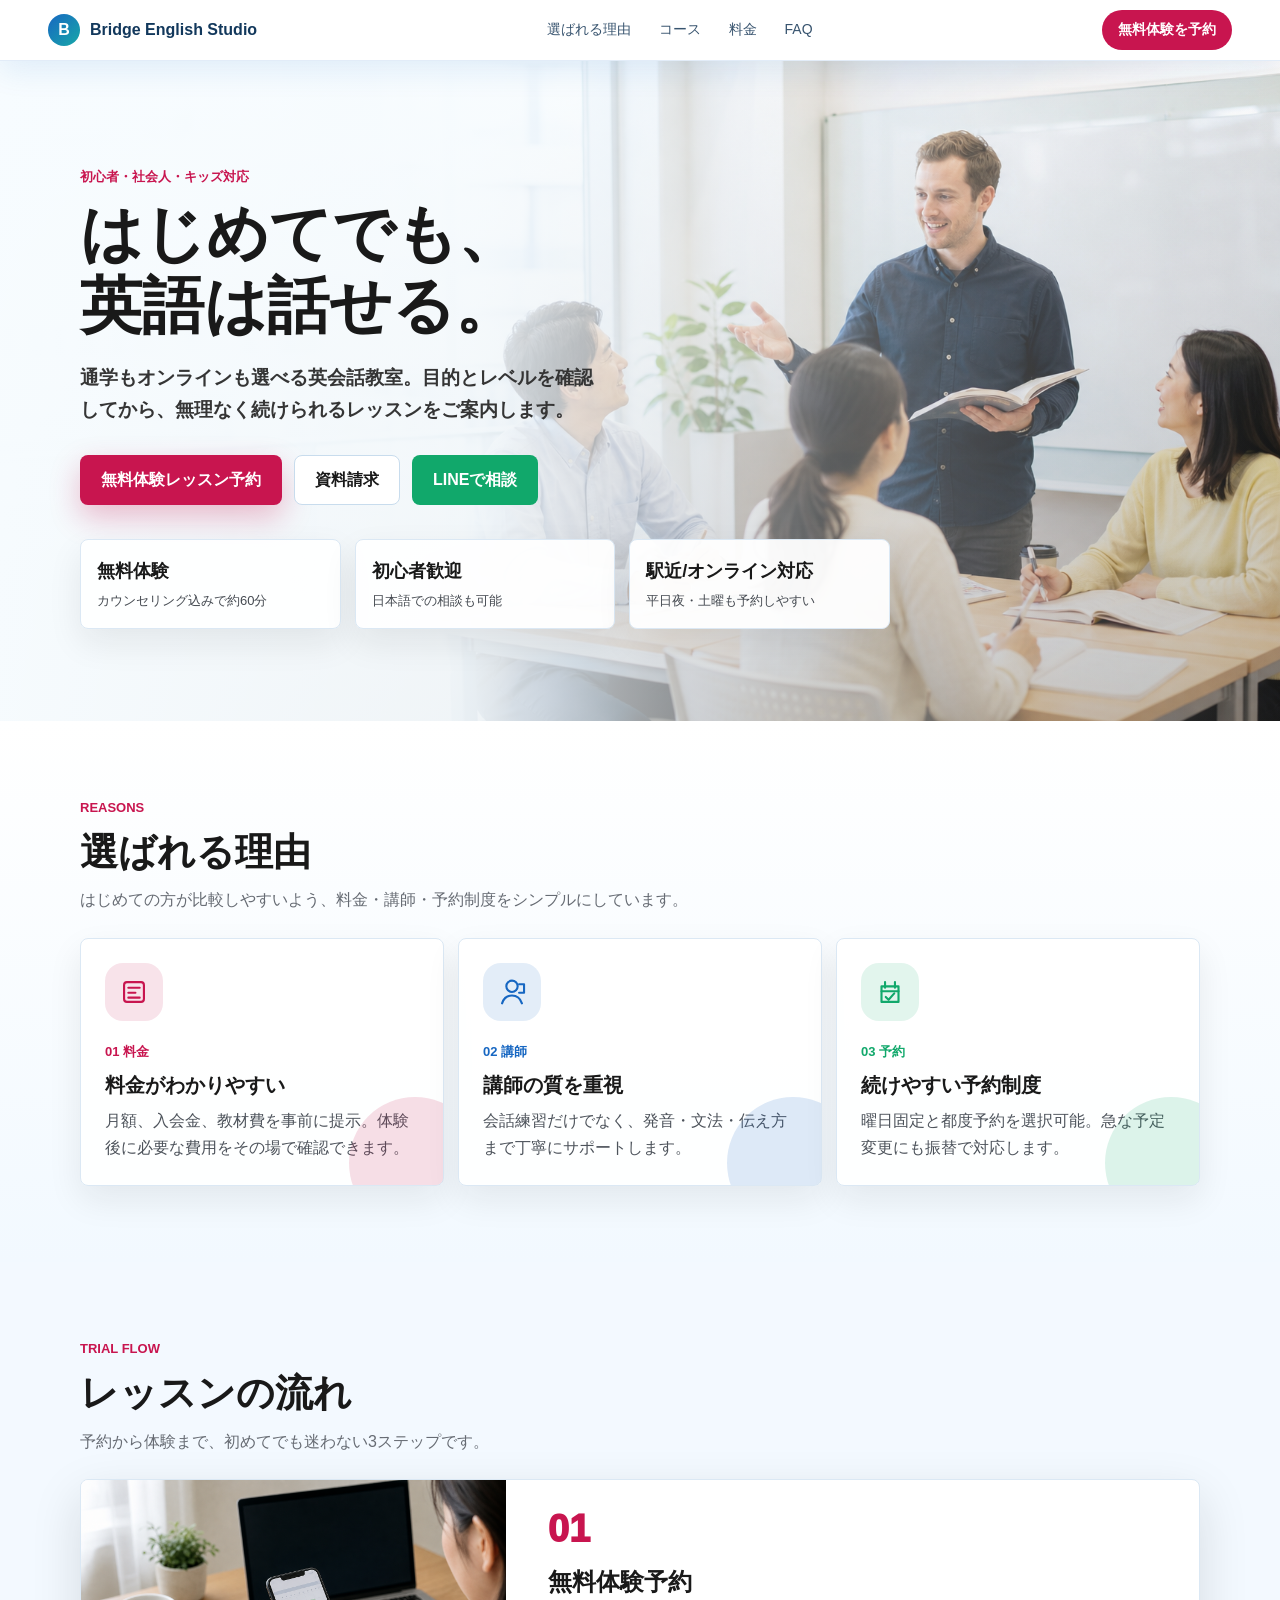
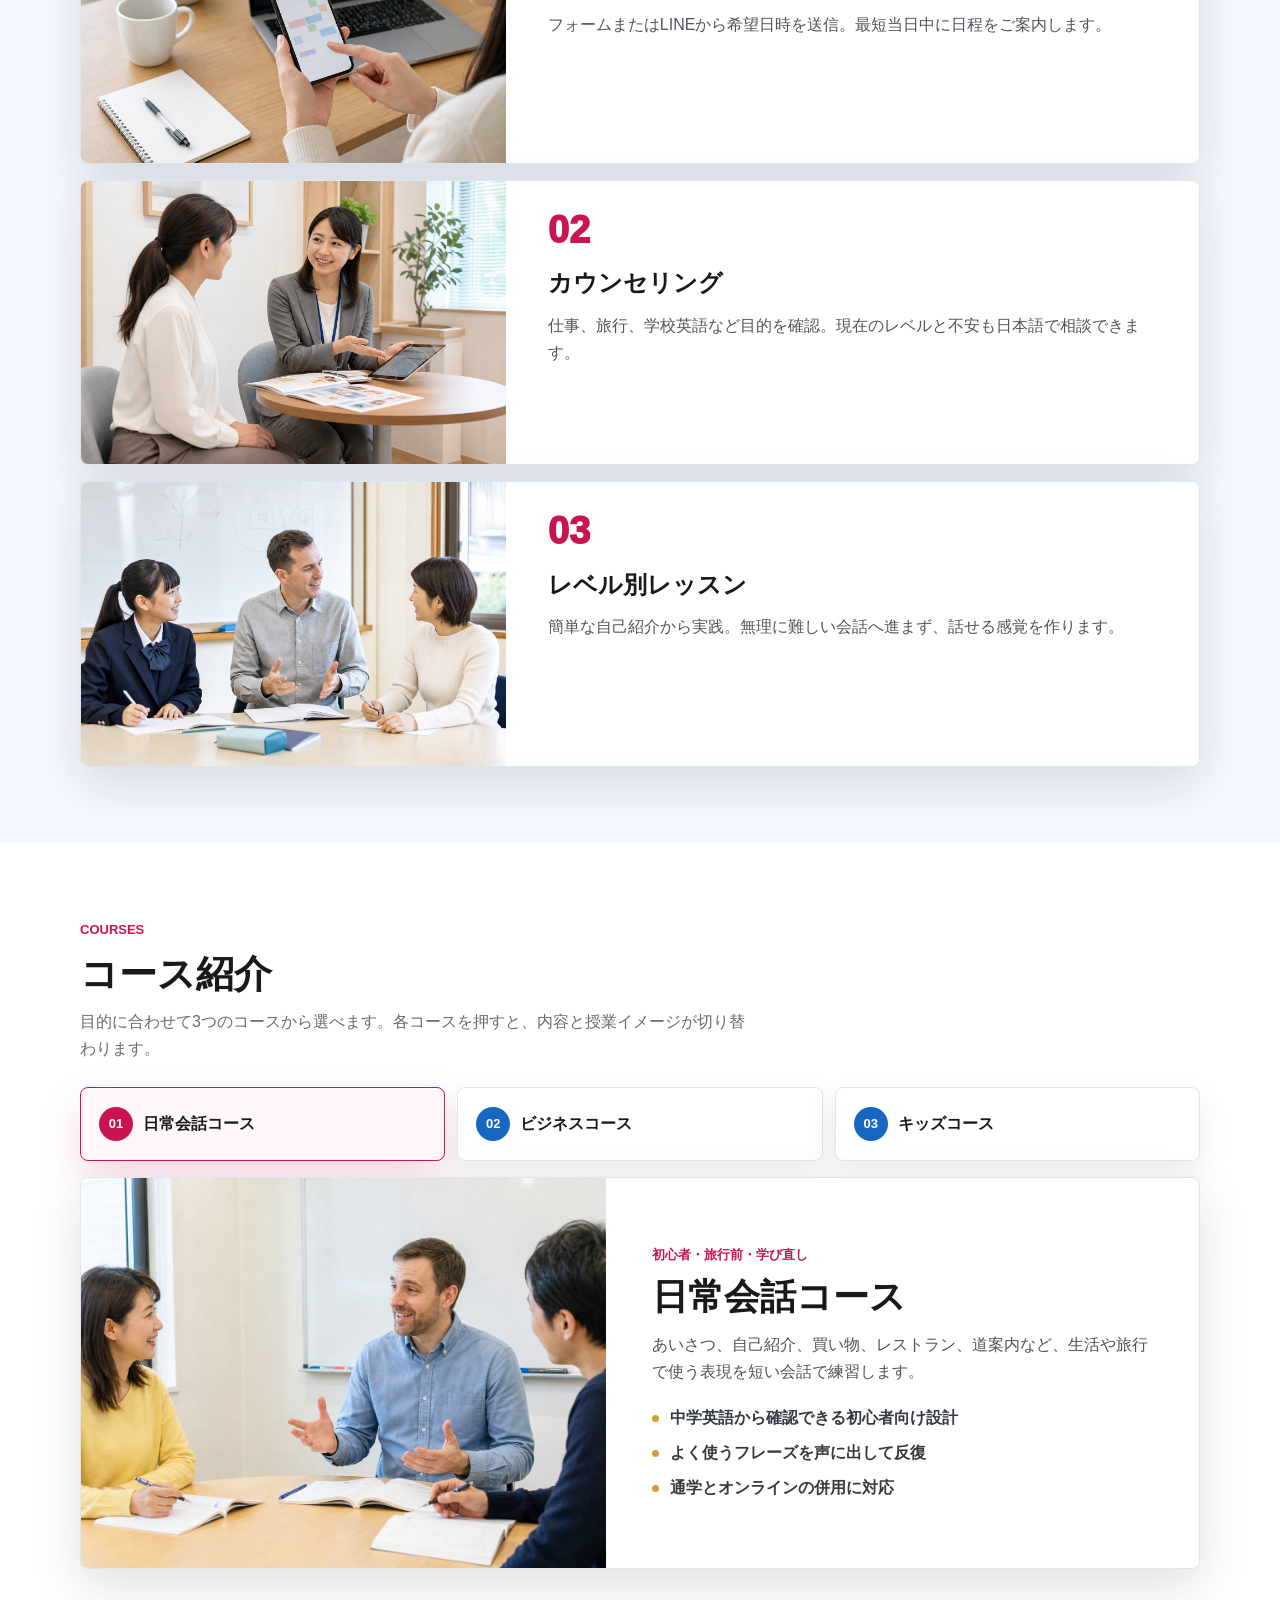
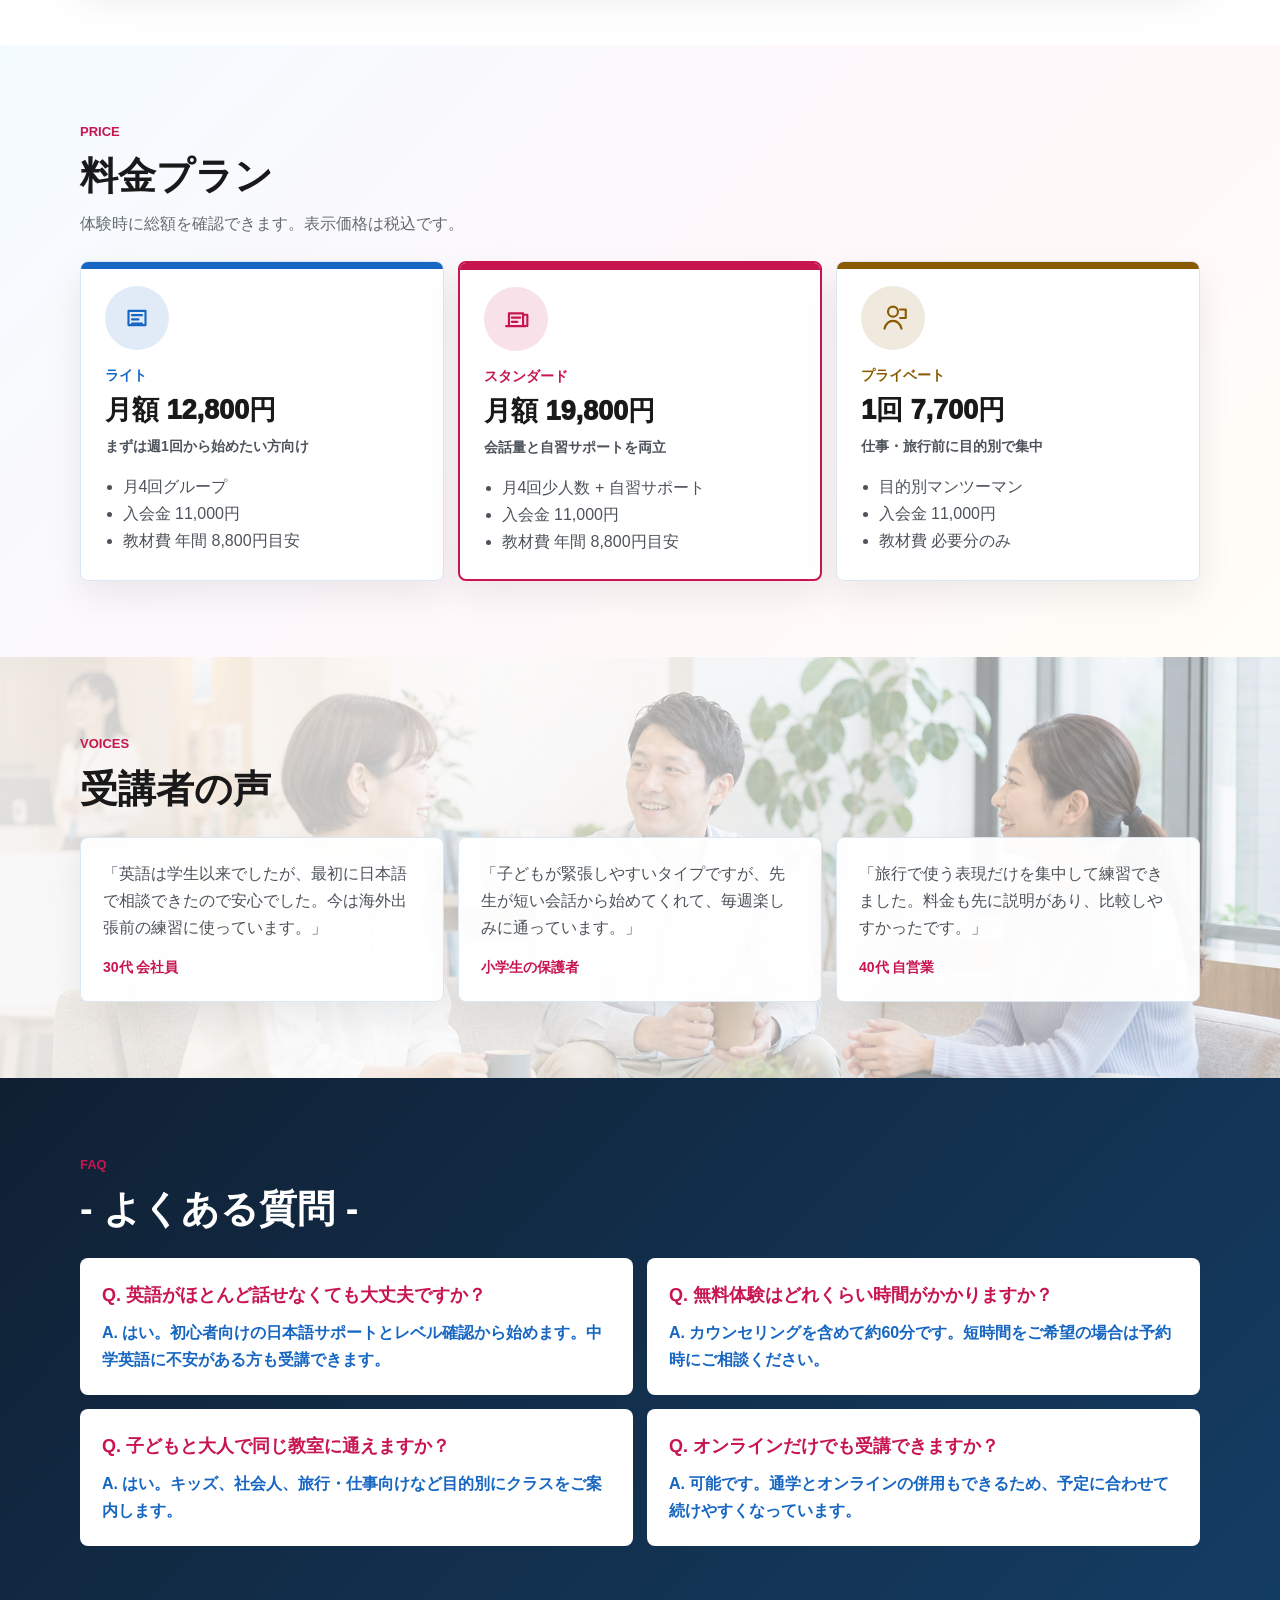
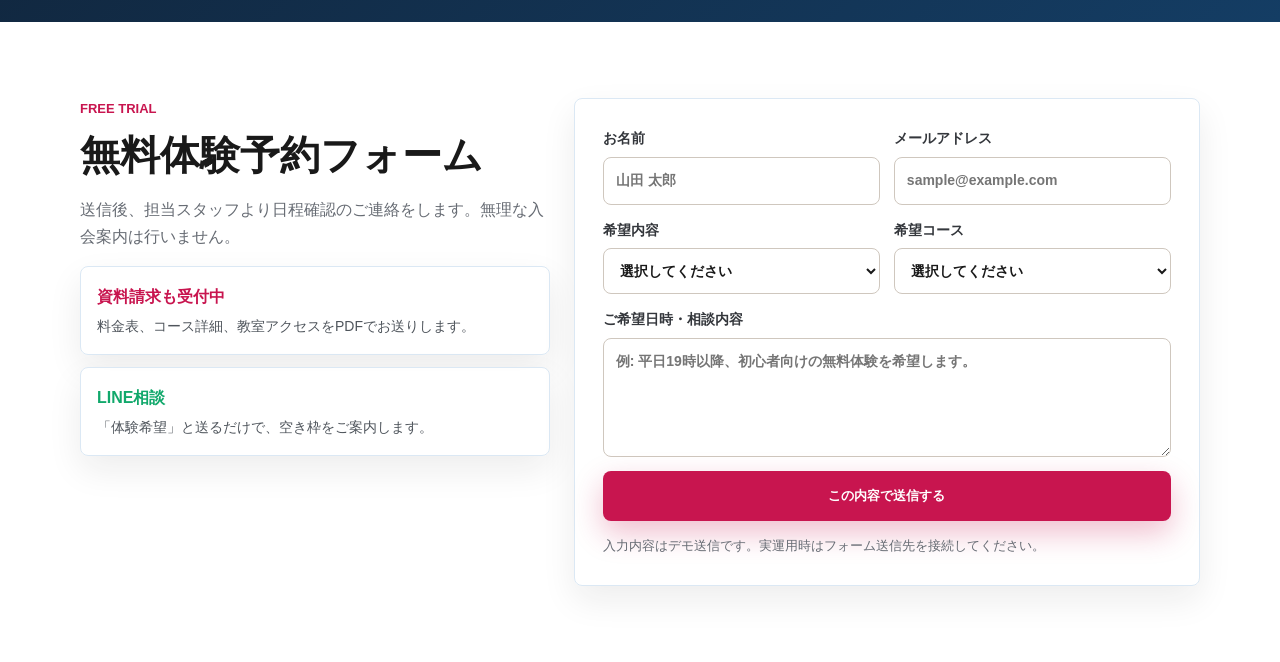
<file: index.html>
<!doctype html>
<html lang="ja">
  <head>
    <meta charset="utf-8">
    <meta name="viewport" content="width=device-width, initial-scale=1">
    <meta name="description" content="初心者歓迎の英会話教室。駅近・オンライン対応。無料体験レッスン、資料請求、LINE相談を受付中。">
    <title>Bridge English Studio | 無料体験レッスン予約</title>
    <link rel="preload" as="image" href="assets/hero-classroom.png">
    <link rel="stylesheet" href="styles.css">
  </head>
  <body>
    <header class="site-header">
      <a class="brand" href="#top" aria-label="Bridge English Studio トップへ">
        <span class="brand-mark">B</span>
        <span>Bridge English Studio</span>
      </a>
      <nav class="header-nav" aria-label="主要メニュー">
        <a href="#reasons">選ばれる理由</a>
        <a href="#courses">コース</a>
        <a href="#price">料金</a>
        <a href="#faq">FAQ</a>
      </nav>
      <a class="header-cta" href="#trial">無料体験を予約</a>
    </header>

    <main id="top">
      <section class="hero" aria-label="ファーストビュー">
        <div class="hero-bg" aria-hidden="true"></div>
        <div class="hero-overlay" aria-hidden="true"></div>
        <div class="hero-inner">
          <div class="hero-copy">
            <p class="eyebrow">初心者・社会人・キッズ対応</p>
            <h1>はじめてでも、<br>英語は話せる。</h1>
            <p class="hero-lead">通学もオンラインも選べる英会話教室。目的とレベルを確認してから、無理なく続けられるレッスンをご案内します。</p>
            <div class="hero-actions" aria-label="申し込み導線">
              <a class="button primary" href="#trial">無料体験レッスン予約</a>
              <a class="button secondary" href="#materials">資料請求</a>
              <a class="button line" href="#line">LINEで相談</a>
            </div>
          </div>
          <div class="hero-points" aria-label="ファーストビュー内の強み">
            <article>
              <strong>無料体験</strong>
              <span>カウンセリング込みで約60分</span>
            </article>
            <article>
              <strong>初心者歓迎</strong>
              <span>日本語での相談も可能</span>
            </article>
            <article>
              <strong>駅近/オンライン対応</strong>
              <span>平日夜・土曜も予約しやすい</span>
            </article>
          </div>
        </div>
      </section>

      <section class="section reasons" id="reasons" aria-labelledby="reasons-title">
        <div class="section-head">
          <p class="label">Reasons</p>
          <h2 id="reasons-title">選ばれる理由</h2>
          <p>はじめての方が比較しやすいよう、料金・講師・予約制度をシンプルにしています。</p>
        </div>
        <div class="reason-grid">
          <article class="reason-card reason-price">
            <div class="reason-visual" aria-hidden="true">
              <svg viewBox="0 0 48 48" role="img">
                <path d="M14 10h20a4 4 0 0 1 4 4v20a4 4 0 0 1-4 4H14a4 4 0 0 1-4-4V14a4 4 0 0 1 4-4Z"></path>
                <path d="M16 18h16M16 25h10M16 32h16"></path>
              </svg>
            </div>
            <span class="card-number">01 料金</span>
            <h3>料金がわかりやすい</h3>
            <p>月額、入会金、教材費を事前に提示。体験後に必要な費用をその場で確認できます。</p>
          </article>
          <article class="reason-card reason-teacher">
            <div class="reason-visual" aria-hidden="true">
              <svg viewBox="0 0 48 48" role="img">
                <path d="M24 24a8 8 0 1 0 0-16 8 8 0 0 0 0 16Z"></path>
                <path d="M10 40c2.4-7.2 7.2-11 14-11s11.6 3.8 14 11"></path>
                <path d="M34 13h7v12h-7"></path>
              </svg>
            </div>
            <span class="card-number">02 講師</span>
            <h3>講師の質を重視</h3>
            <p>会話練習だけでなく、発音・文法・伝え方まで丁寧にサポートします。</p>
          </article>
          <article class="reason-card reason-schedule">
            <div class="reason-visual" aria-hidden="true">
              <svg viewBox="0 0 48 48" role="img">
                <path d="M12 16h24v22H12z"></path>
                <path d="M17 10v8M31 10v8M12 23h24"></path>
                <path d="m18 31 4 4 8-9"></path>
              </svg>
            </div>
            <span class="card-number">03 予約</span>
            <h3>続けやすい予約制度</h3>
            <p>曜日固定と都度予約を選択可能。急な予定変更にも振替で対応します。</p>
          </article>
        </div>
      </section>

      <section class="section flow" aria-labelledby="flow-title">
        <div class="section-head">
          <p class="label">Trial Flow</p>
          <h2 id="flow-title">レッスンの流れ</h2>
          <p>予約から体験まで、初めてでも迷わない3ステップです。</p>
        </div>
        <div class="step-list">
          <article class="step-card">
            <img src="assets/step-reservation.png" alt="スマートフォンで無料体験の予約日を選ぶ様子" loading="lazy">
            <div class="step-body">
              <span class="step-number">01</span>
              <h3>無料体験予約</h3>
              <p>フォームまたはLINEから希望日時を送信。最短当日中に日程をご案内します。</p>
            </div>
          </article>
          <article class="step-card">
            <img src="assets/step-counseling.png" alt="カウンセラーが学習目的を聞いている様子" loading="lazy">
            <div class="step-body">
              <span class="step-number">02</span>
              <h3>カウンセリング</h3>
              <p>仕事、旅行、学校英語など目的を確認。現在のレベルと不安も日本語で相談できます。</p>
            </div>
          </article>
          <article class="step-card">
            <img src="assets/step-lesson.png" alt="講師と生徒が英会話レッスンをしている様子" loading="lazy">
            <div class="step-body">
              <span class="step-number">03</span>
              <h3>レベル別レッスン</h3>
              <p>簡単な自己紹介から実践。無理に難しい会話へ進まず、話せる感覚を作ります。</p>
            </div>
          </article>
        </div>
      </section>

      <section class="section courses" id="courses" aria-labelledby="courses-title">
        <div class="section-head">
          <p class="label">Courses</p>
          <h2 id="courses-title">コース紹介</h2>
          <p>目的に合わせて3つのコースから選べます。各コースを押すと、内容と授業イメージが切り替わります。</p>
        </div>
        <div class="course-switcher" data-course-switcher>
          <div class="course-tabs" role="tablist" aria-label="コースを選択">
            <button class="course-tab is-active" id="tab-daily" type="button" role="tab" aria-selected="true" aria-controls="panel-daily" data-course-tab="daily">
              <span>01</span>
              日常会話コース
            </button>
            <button class="course-tab" id="tab-business" type="button" role="tab" aria-selected="false" aria-controls="panel-business" data-course-tab="business">
              <span>02</span>
              ビジネスコース
            </button>
            <button class="course-tab" id="tab-kids" type="button" role="tab" aria-selected="false" aria-controls="panel-kids" data-course-tab="kids">
              <span>03</span>
              キッズコース
            </button>
          </div>
          <div class="course-panels">
            <article class="course-panel is-active" id="panel-daily" role="tabpanel" aria-labelledby="tab-daily" data-course-panel="daily">
              <img src="assets/course-daily.png" alt="外国人講師と大人の受講生が日常英会話を練習する授業風景" loading="lazy">
              <div class="course-detail">
                <p class="course-kicker">初心者・旅行前・学び直し</p>
                <h3>日常会話コース</h3>
                <p>あいさつ、自己紹介、買い物、レストラン、道案内など、生活や旅行で使う表現を短い会話で練習します。</p>
                <ul>
                  <li>中学英語から確認できる初心者向け設計</li>
                  <li>よく使うフレーズを声に出して反復</li>
                  <li>通学とオンラインの併用に対応</li>
                </ul>
              </div>
            </article>
            <article class="course-panel" id="panel-business" role="tabpanel" aria-labelledby="tab-business" data-course-panel="business" hidden>
              <img src="assets/course-business.png" alt="外国人講師が社会人にビジネス英会話を指導する授業風景" loading="lazy">
              <div class="course-detail">
                <p class="course-kicker">会議・メール・接客・出張</p>
                <h3>ビジネスコース</h3>
                <p>会議での発言、電話対応、英文メール、プレゼンの導入など、仕事で必要な表現を目的別に練習します。</p>
                <ul>
                  <li>業務シーンに合わせて内容を調整</li>
                  <li>言い換え、発音、伝わる話し方を確認</li>
                  <li>短期集中やマンツーマンにも対応</li>
                </ul>
              </div>
            </article>
            <article class="course-panel" id="panel-kids" role="tabpanel" aria-labelledby="tab-kids" data-course-panel="kids" hidden>
              <img src="assets/course-kids.png" alt="外国人講師が子どもに英会話を教える授業風景" loading="lazy">
              <div class="course-detail">
                <p class="course-kicker">小学生・中学生・初めての英語</p>
                <h3>キッズコース</h3>
                <p>聞く・話すを中心に、英語に慣れるところから始めます。保護者への学習状況共有も行います。</p>
                <ul>
                  <li>年齢と理解度に合わせた少人数レッスン</li>
                  <li>単語、発音、短い会話を楽しく練習</li>
                  <li>英検や学校英語の相談も可能</li>
                </ul>
              </div>
            </article>
          </div>
        </div>
      </section>

      <section class="section price" id="price" aria-labelledby="price-title">
        <div class="section-head">
          <p class="label">Price</p>
          <h2 id="price-title">料金プラン</h2>
          <p>体験時に総額を確認できます。表示価格は税込です。</p>
        </div>
        <div class="price-grid">
          <article class="price-card plan-light">
            <div class="plan-icon" aria-hidden="true">
              <svg viewBox="0 0 48 48" role="img">
                <path d="M12 14h24v20H12z"></path>
                <path d="M17 20h14M17 26h9M17 32h14"></path>
              </svg>
            </div>
            <p class="plan-name">ライト</p>
            <p class="plan-price">月額 12,800円</p>
            <p class="plan-summary">まずは週1回から始めたい方向け</p>
            <ul>
              <li>月4回グループ</li>
              <li>入会金 11,000円</li>
              <li>教材費 年間 8,800円目安</li>
            </ul>
          </article>
          <article class="price-card featured plan-standard">
            <div class="plan-icon" aria-hidden="true">
              <svg viewBox="0 0 48 48" role="img">
                <path d="M10 34h28"></path>
                <path d="M14 34V16h20v18"></path>
                <path d="M18 22h12M18 28h8"></path>
                <path d="M36 18h4v16"></path>
              </svg>
            </div>
            <p class="plan-name">スタンダード</p>
            <p class="plan-price">月額 19,800円</p>
            <p class="plan-summary">会話量と自習サポートを両立</p>
            <ul>
              <li>月4回少人数 + 自習サポート</li>
              <li>入会金 11,000円</li>
              <li>教材費 年間 8,800円目安</li>
            </ul>
          </article>
          <article class="price-card plan-private">
            <div class="plan-icon" aria-hidden="true">
              <svg viewBox="0 0 48 48" role="img">
                <path d="M24 22a7 7 0 1 0 0-14 7 7 0 0 0 0 14Z"></path>
                <path d="M12 39c2-7.2 6.2-11 12-11s10 3.8 12 11"></path>
                <path d="M34 12h8v12h-8"></path>
              </svg>
            </div>
            <p class="plan-name">プライベート</p>
            <p class="plan-price">1回 7,700円</p>
            <p class="plan-summary">仕事・旅行前に目的別で集中</p>
            <ul>
              <li>目的別マンツーマン</li>
              <li>入会金 11,000円</li>
              <li>教材費 必要分のみ</li>
            </ul>
          </article>
        </div>
      </section>

      <section class="section voices" aria-labelledby="voices-title">
        <div class="section-head">
          <p class="label">Voices</p>
          <h2 id="voices-title">受講者の声</h2>
        </div>
        <div class="voice-grid">
          <article>
            <p>「英語は学生以来でしたが、最初に日本語で相談できたので安心でした。今は海外出張前の練習に使っています。」</p>
            <span>30代 会社員</span>
          </article>
          <article>
            <p>「子どもが緊張しやすいタイプですが、先生が短い会話から始めてくれて、毎週楽しみに通っています。」</p>
            <span>小学生の保護者</span>
          </article>
          <article>
            <p>「旅行で使う表現だけを集中して練習できました。料金も先に説明があり、比較しやすかったです。」</p>
            <span>40代 自営業</span>
          </article>
        </div>
      </section>

      <section class="faq-section" id="faq" aria-labelledby="faq-title">
        <div class="section-head invert">
          <p class="label">FAQ</p>
          <h2 id="faq-title">- よくある質問 -</h2>
        </div>
        <div class="faq-list">
          <article class="faq-card">
            <h3>Q. 英語がほとんど話せなくても大丈夫ですか？</h3>
            <p>A. はい。初心者向けの日本語サポートとレベル確認から始めます。中学英語に不安がある方も受講できます。</p>
          </article>
          <article class="faq-card">
            <h3>Q. 無料体験はどれくらい時間がかかりますか？</h3>
            <p>A. カウンセリングを含めて約60分です。短時間をご希望の場合は予約時にご相談ください。</p>
          </article>
          <article class="faq-card">
            <h3>Q. 子どもと大人で同じ教室に通えますか？</h3>
            <p>A. はい。キッズ、社会人、旅行・仕事向けなど目的別にクラスをご案内します。</p>
          </article>
          <article class="faq-card">
            <h3>Q. オンラインだけでも受講できますか？</h3>
            <p>A. 可能です。通学とオンラインの併用もできるため、予定に合わせて続けやすくなっています。</p>
          </article>
        </div>
      </section>

      <section class="section form-section" id="trial" aria-labelledby="trial-title">
        <div class="form-copy">
          <p class="label">Free Trial</p>
          <h2 id="trial-title">無料体験予約フォーム</h2>
          <p>送信後、担当スタッフより日程確認のご連絡をします。無理な入会案内は行いません。</p>
          <div class="contact-box" id="materials">
            <strong>資料請求も受付中</strong>
            <span>料金表、コース詳細、教室アクセスをPDFでお送りします。</span>
          </div>
          <div class="contact-box line-box" id="line">
            <strong>LINE相談</strong>
            <span>「体験希望」と送るだけで、空き枠をご案内します。</span>
          </div>
        </div>
        <form class="trial-form" data-form>
          <label>
            お名前
            <input type="text" name="name" autocomplete="name" placeholder="山田 太郎" required>
          </label>
          <label>
            メールアドレス
            <input type="email" name="email" autocomplete="email" placeholder="sample@example.com" required>
          </label>
          <label>
            希望内容
            <select name="goal" required>
              <option value="">選択してください</option>
              <option>無料体験レッスン</option>
              <option>資料請求</option>
              <option>LINE相談</option>
            </select>
          </label>
          <label>
            希望コース
            <select name="course" required>
              <option value="">選択してください</option>
              <option>日常英会話</option>
              <option>ビジネスコース</option>
              <option>キッズコース</option>
              <option>まだ決まっていない</option>
            </select>
          </label>
          <label class="full">
            ご希望日時・相談内容
            <textarea name="message" rows="4" placeholder="例: 平日19時以降、初心者向けの無料体験を希望します。"></textarea>
          </label>
          <button class="button primary full" type="submit">この内容で送信する</button>
          <p class="form-note" role="status" data-form-status>入力内容はデモ送信です。実運用時はフォーム送信先を接続してください。</p>
        </form>
      </section>

    </main>

    <div class="mobile-cta" aria-label="スマートフォン固定CTA">
      <a href="#trial">無料体験</a>
      <a href="#materials">資料請求</a>
      <a href="#line">LINE相談</a>
    </div>

    <script src="script.js"></script>
  </body>
</html>
</file>
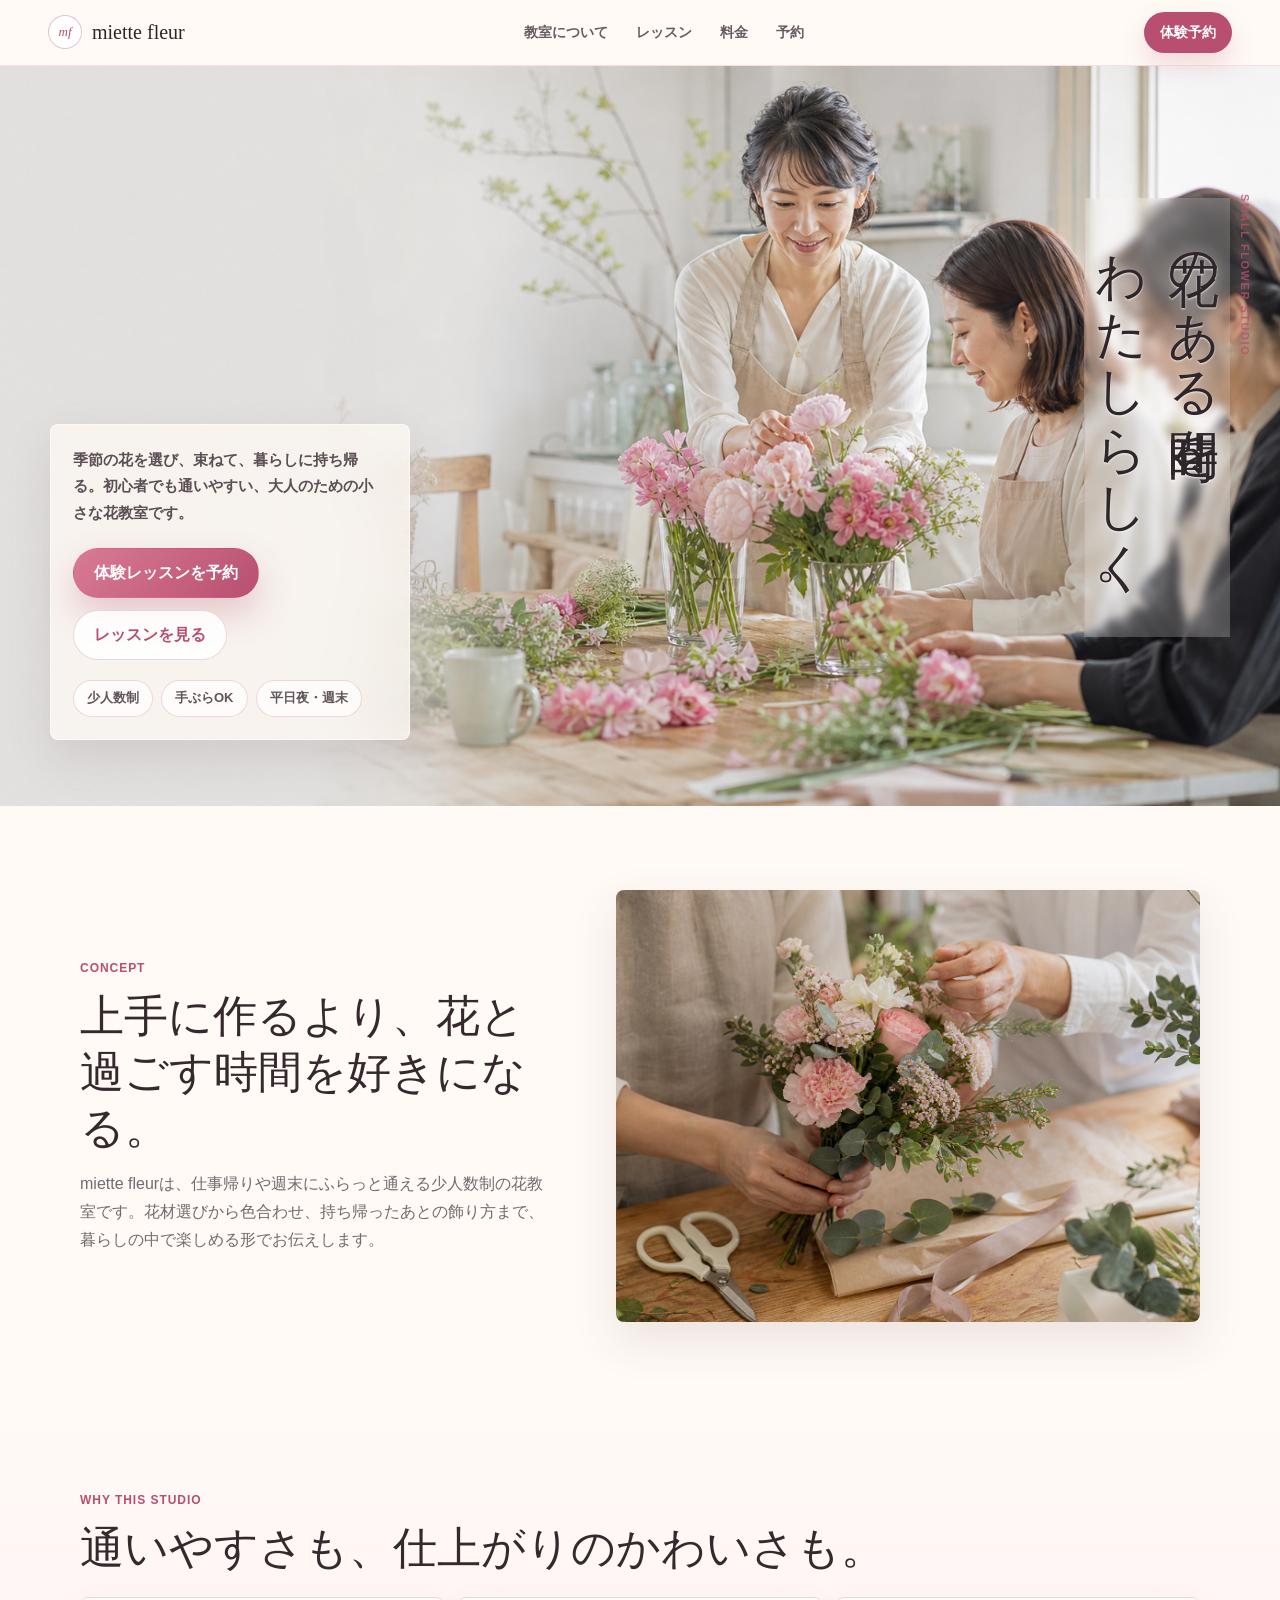
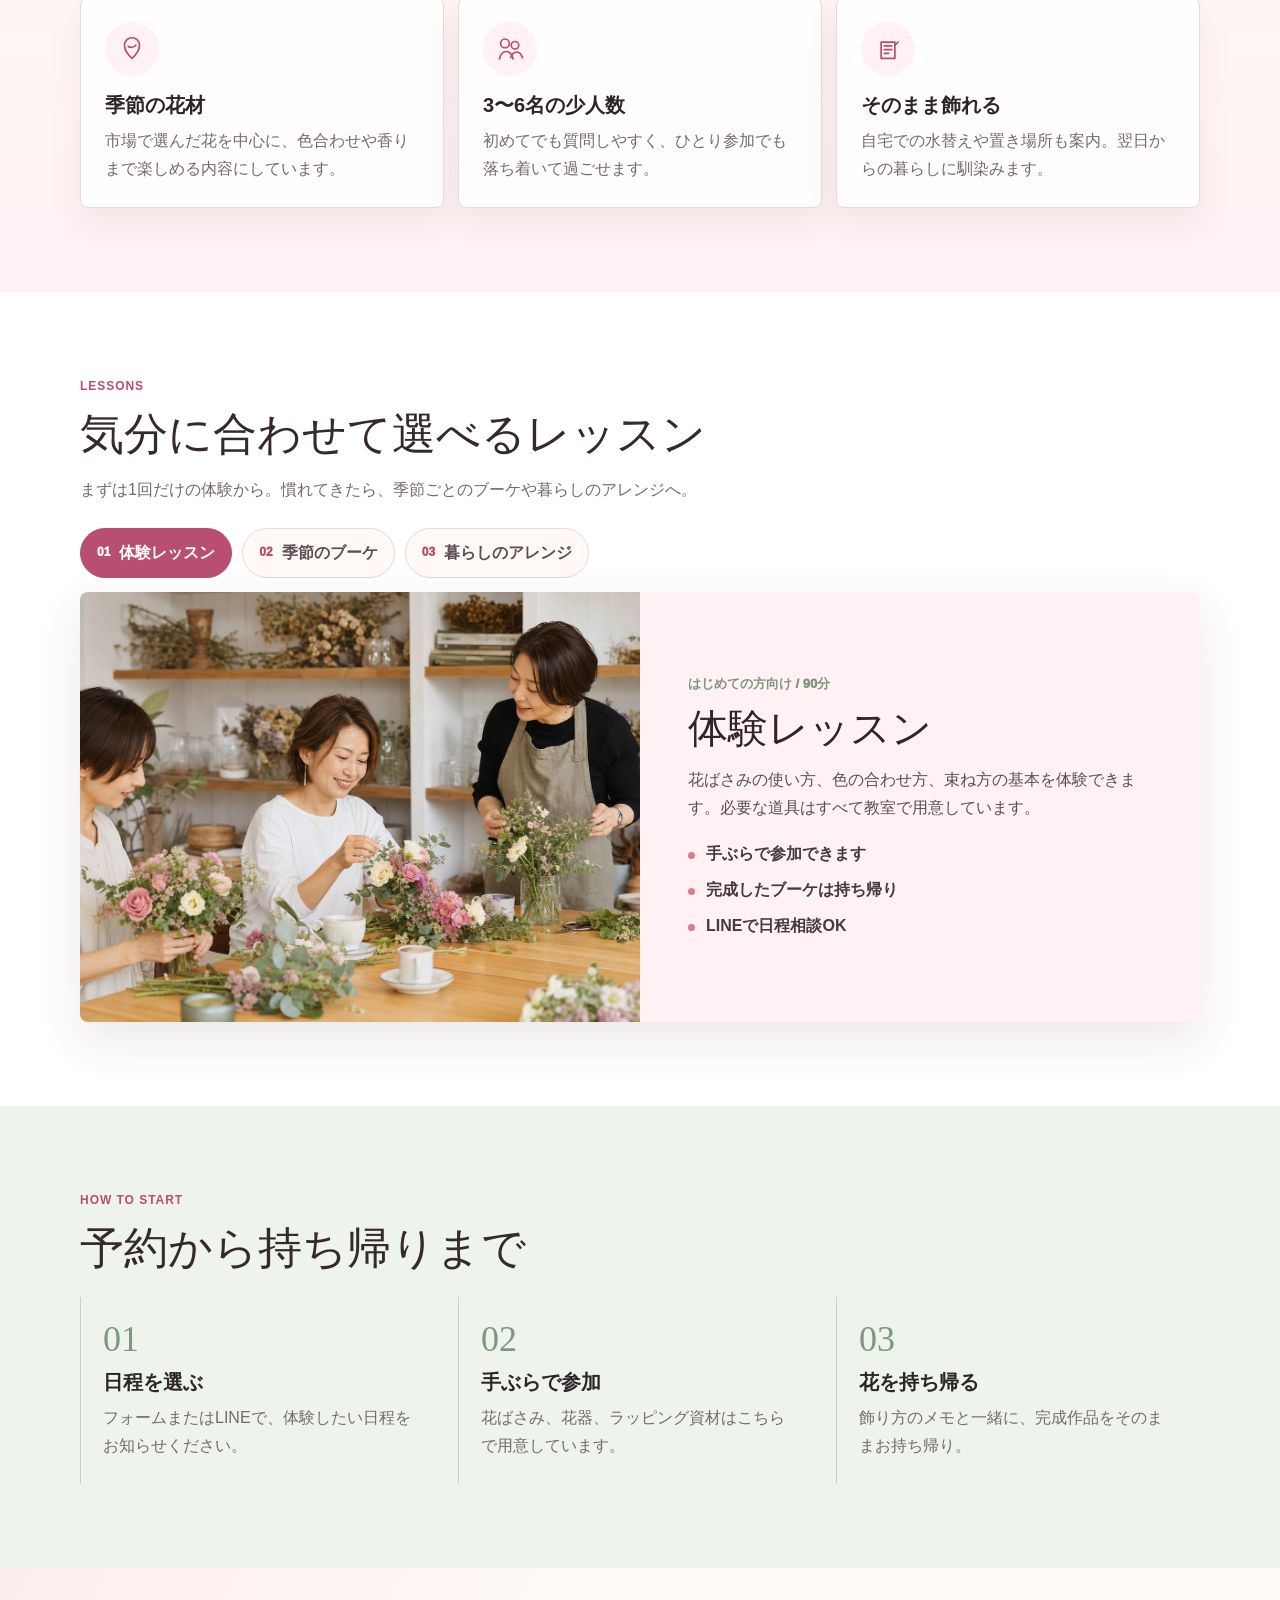
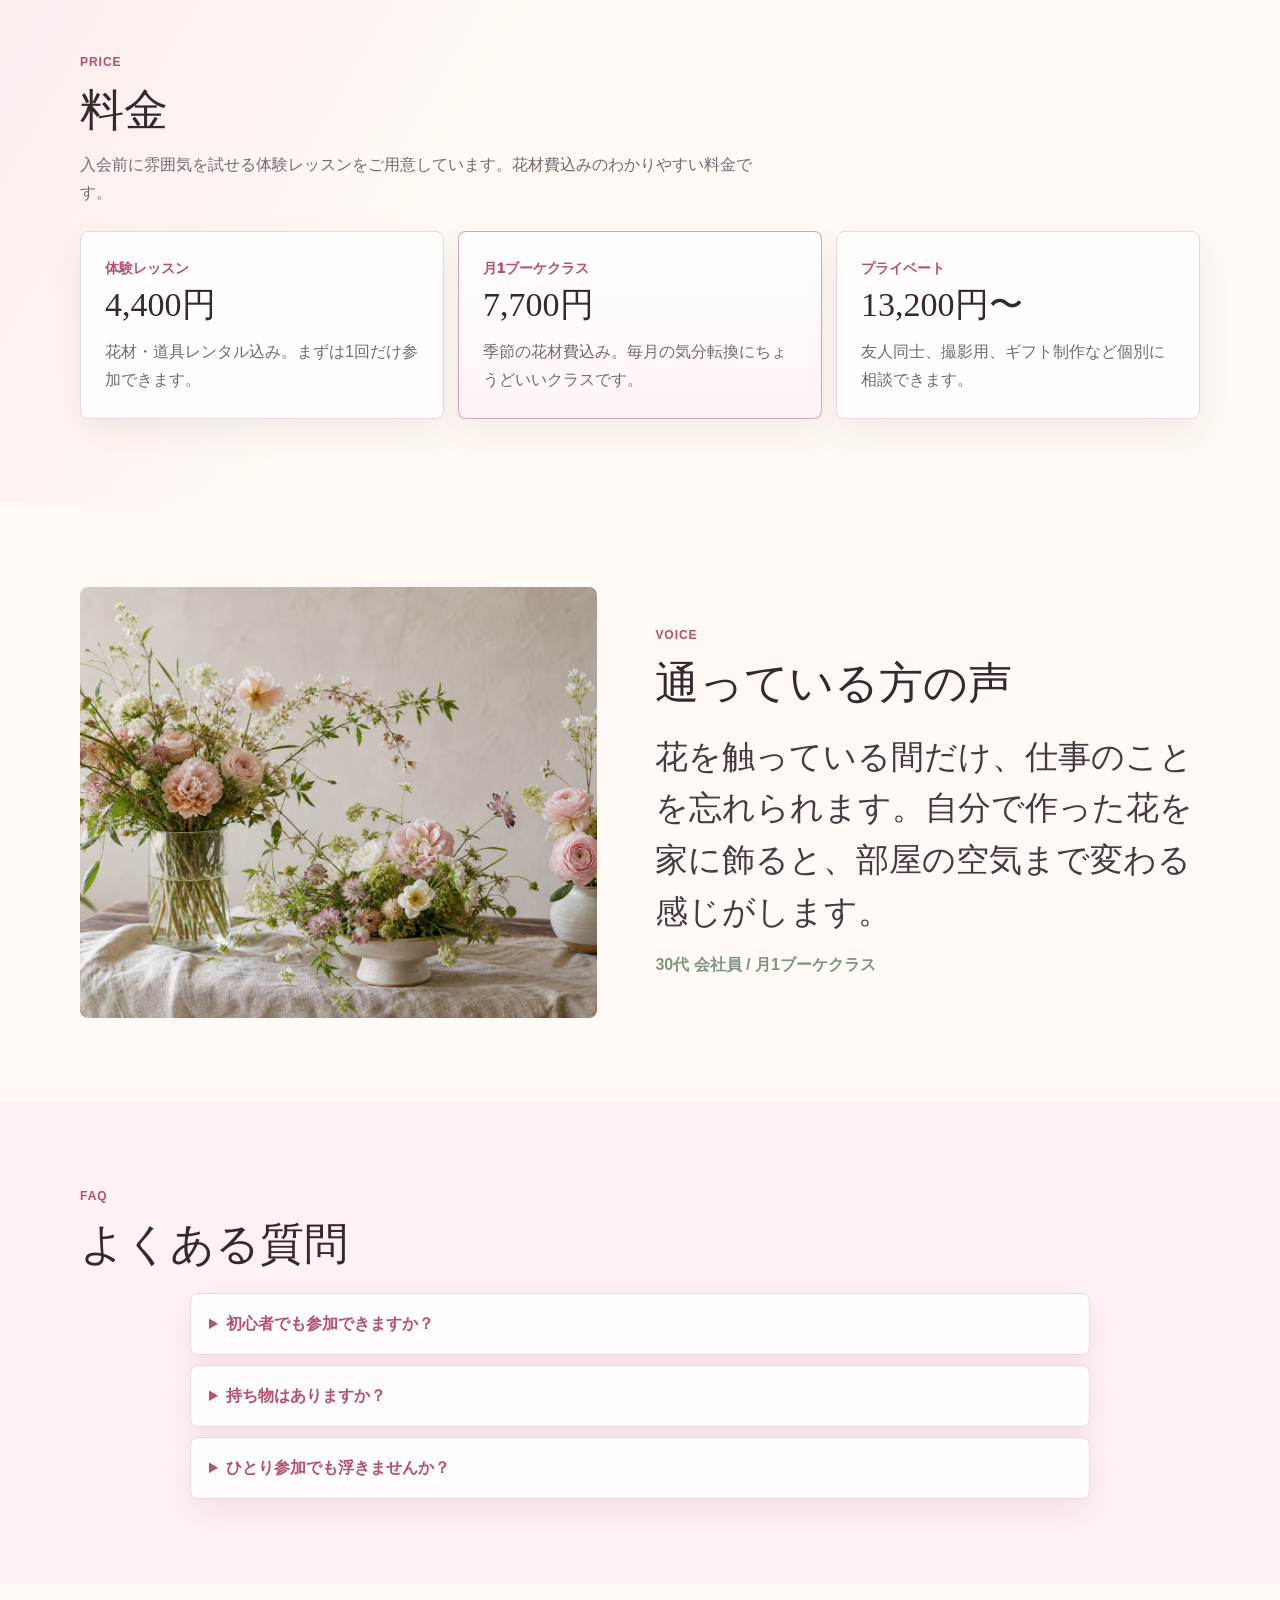
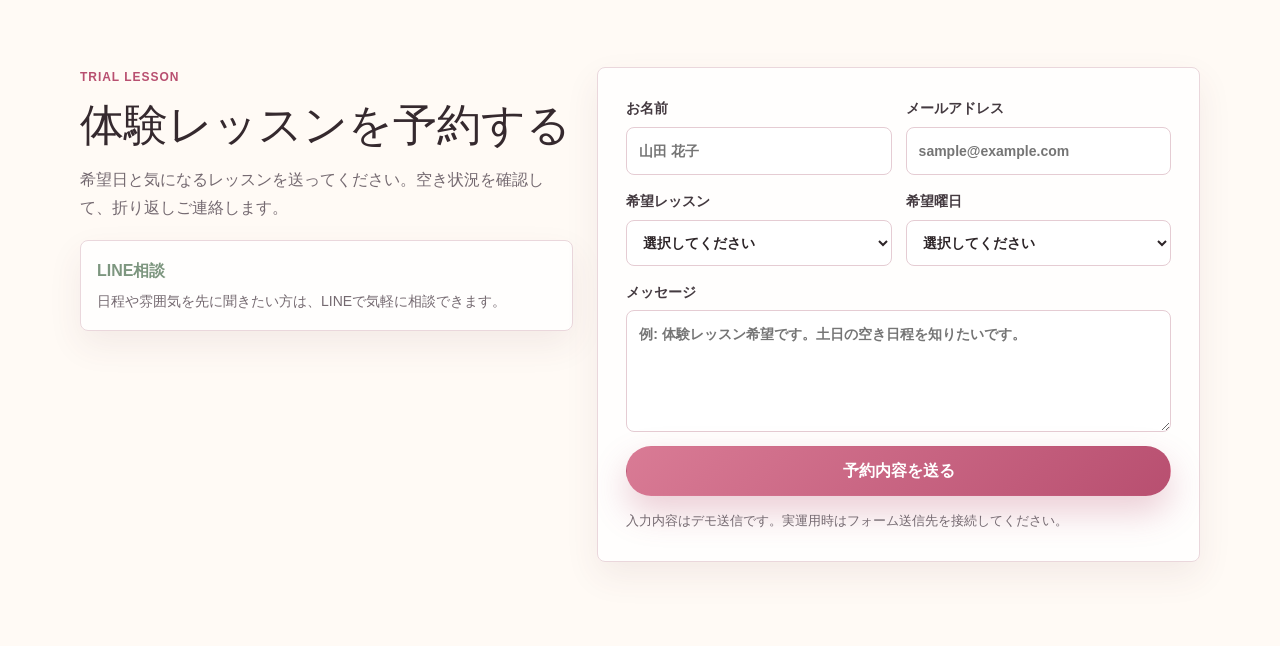
<file: flower-class.html>
<!doctype html>
<html lang="ja">
  <head>
    <meta charset="utf-8">
    <meta name="viewport" content="width=device-width, initial-scale=1">
    <meta name="description" content="大人女性向けの少人数制フラワーレッスンLPサンプル。体験レッスン、季節のブーケ、暮らしのアレンジを予約できます。">
    <title>miette fleur | 大人の花教室</title>
    <link rel="preload" as="image" href="assets/flower-hero.png">
    <link rel="stylesheet" href="flower-class.css">
  </head>
  <body>
    <header class="site-header">
      <a class="brand" href="#top" aria-label="miette fleur トップへ">
        <span class="brand-mark">mf</span>
        <span>miette fleur</span>
      </a>
      <nav class="header-nav" aria-label="主要メニュー">
        <a href="#concept">教室について</a>
        <a href="#lessons">レッスン</a>
        <a href="#price">料金</a>
        <a href="#reserve">予約</a>
      </nav>
      <a class="header-cta" href="#reserve">体験予約</a>
    </header>

    <main id="top">
      <section class="hero" aria-label="ファーストビュー">
        <div class="hero-inner">
          <div class="hero-copy">
            <p class="eyebrow">small flower studio</p>
            <h1>
              <span>花のある時間を、</span>
              <span>わたしらしく。</span>
            </h1>
          </div>
          <figure class="hero-photo">
            <img src="assets/flower-hero.png" alt="明るい花教室で講師と大人の受講生が花を束ねる様子">
          </figure>
          <div class="hero-panel">
            <p class="hero-lead">季節の花を選び、束ねて、暮らしに持ち帰る。初心者でも通いやすい、大人のための小さな花教室です。</p>
            <div class="hero-actions" aria-label="申し込み導線">
              <a class="button primary" href="#reserve">体験レッスンを予約</a>
              <a class="button secondary" href="#lessons">レッスンを見る</a>
            </div>
            <div class="hero-notes" aria-label="教室の特徴">
              <span>少人数制</span>
              <span>手ぶらOK</span>
              <span>平日夜・週末</span>
            </div>
          </div>
        </div>
      </section>

      <section class="section intro" id="concept" aria-labelledby="concept-title">
        <div class="intro-copy">
          <p class="label">Concept</p>
          <h2 id="concept-title">上手に作るより、花と過ごす時間を好きになる。</h2>
          <p>miette fleurは、仕事帰りや週末にふらっと通える少人数制の花教室です。花材選びから色合わせ、持ち帰ったあとの飾り方まで、暮らしの中で楽しめる形でお伝えします。</p>
        </div>
        <div class="intro-image">
          <img src="assets/flower-hands.png" alt="ピンクの花を束ねるフラワーレッスンの手元" loading="lazy">
        </div>
      </section>

      <section class="section point-section" aria-labelledby="points-title">
        <div class="section-head compact">
          <p class="label">Why this studio</p>
          <h2 id="points-title">通いやすさも、仕上がりのかわいさも。</h2>
        </div>
        <div class="point-grid">
          <article class="point-card">
            <span class="point-icon" aria-hidden="true">
              <svg viewBox="0 0 48 48"><path d="M24 39c8-7 12-14 12-21a12 12 0 0 0-24 0c0 7 4 14 12 21Z"></path><path d="M18 20c3 2 9 2 12-2"></path></svg>
            </span>
            <h3>季節の花材</h3>
            <p>市場で選んだ花を中心に、色合わせや香りまで楽しめる内容にしています。</p>
          </article>
          <article class="point-card">
            <span class="point-icon" aria-hidden="true">
              <svg viewBox="0 0 48 48"><path d="M16 22a7 7 0 1 0 0-14 7 7 0 0 0 0 14Z"></path><path d="M32 24a6 6 0 1 0 0-12 6 6 0 0 0 0 12Z"></path><path d="M7 40c2-8 5-12 11-12s9 4 11 12"></path><path d="M25 38c2-6 5-9 10-9 4 0 7 3 9 9"></path></svg>
            </span>
            <h3>3〜6名の少人数</h3>
            <p>初めてでも質問しやすく、ひとり参加でも落ち着いて過ごせます。</p>
          </article>
          <article class="point-card">
            <span class="point-icon" aria-hidden="true">
              <svg viewBox="0 0 48 48"><path d="M13 13h22v26H13z"></path><path d="M18 19h12M18 25h12M18 31h7"></path><path d="M35 18l5-5"></path></svg>
            </span>
            <h3>そのまま飾れる</h3>
            <p>自宅での水替えや置き場所も案内。翌日からの暮らしに馴染みます。</p>
          </article>
        </div>
      </section>

      <section class="section lessons" id="lessons" aria-labelledby="lessons-title">
        <div class="section-head">
          <p class="label">Lessons</p>
          <h2 id="lessons-title">気分に合わせて選べるレッスン</h2>
          <p>まずは1回だけの体験から。慣れてきたら、季節ごとのブーケや暮らしのアレンジへ。</p>
        </div>
        <div class="lesson-switcher" data-lesson-switcher>
          <div class="lesson-tabs" role="tablist" aria-label="レッスンを選択">
            <button class="lesson-tab is-active" id="tab-trial" type="button" role="tab" aria-selected="true" aria-controls="panel-trial" data-lesson-tab="trial">
              <span>01</span> 体験レッスン
            </button>
            <button class="lesson-tab" id="tab-bouquet" type="button" role="tab" aria-selected="false" aria-controls="panel-bouquet" data-lesson-tab="bouquet">
              <span>02</span> 季節のブーケ
            </button>
            <button class="lesson-tab" id="tab-home" type="button" role="tab" aria-selected="false" aria-controls="panel-home" data-lesson-tab="home">
              <span>03</span> 暮らしのアレンジ
            </button>
          </div>
          <div class="lesson-panels">
            <article class="lesson-panel is-active" id="panel-trial" role="tabpanel" aria-labelledby="tab-trial" data-lesson-panel="trial">
              <img src="assets/flower-lesson.png" alt="少人数の花教室で講師がアレンジを教えている様子" loading="lazy">
              <div class="lesson-detail">
                <p class="lesson-kicker">はじめての方向け / 90分</p>
                <h3>体験レッスン</h3>
                <p>花ばさみの使い方、色の合わせ方、束ね方の基本を体験できます。必要な道具はすべて教室で用意しています。</p>
                <ul>
                  <li>手ぶらで参加できます</li>
                  <li>完成したブーケは持ち帰り</li>
                  <li>LINEで日程相談OK</li>
                </ul>
              </div>
            </article>
            <article class="lesson-panel" id="panel-bouquet" role="tabpanel" aria-labelledby="tab-bouquet" data-lesson-panel="bouquet" hidden>
              <img src="assets/flower-hands.png" alt="季節の花を使ったブーケ制作の手元" loading="lazy">
              <div class="lesson-detail">
                <p class="lesson-kicker">月1回 / 120分</p>
                <h3>季節のブーケ</h3>
                <p>その時期にきれいな花を使い、ふわっと自然に見えるブーケを作ります。写真に残したくなる色合わせを大切にします。</p>
                <ul>
                  <li>花材の選び方も学べます</li>
                  <li>ラッピングまで仕上げます</li>
                  <li>初心者から継続しやすい内容</li>
                </ul>
              </div>
            </article>
            <article class="lesson-panel" id="panel-home" role="tabpanel" aria-labelledby="tab-home" data-lesson-panel="home" hidden>
              <img src="assets/flower-gallery.png" alt="部屋に飾りやすい季節のフラワーアレンジ作品" loading="lazy">
              <div class="lesson-detail">
                <p class="lesson-kicker">暮らしに飾る / 100分</p>
                <h3>暮らしのアレンジ</h3>
                <p>小さな花器やテーブルに飾れるアレンジを作ります。家で再現しやすいサイズ感と、長く楽しむコツを学べます。</p>
                <ul>
                  <li>花器つき回もあります</li>
                  <li>季節行事に合わせた内容</li>
                  <li>プレゼント制作にもおすすめ</li>
                </ul>
              </div>
            </article>
          </div>
        </div>
      </section>

      <section class="section flow" aria-labelledby="flow-title">
        <div class="section-head compact">
          <p class="label">How to start</p>
          <h2 id="flow-title">予約から持ち帰りまで</h2>
        </div>
        <div class="flow-row">
          <article>
            <span>01</span>
            <h3>日程を選ぶ</h3>
            <p>フォームまたはLINEで、体験したい日程をお知らせください。</p>
          </article>
          <article>
            <span>02</span>
            <h3>手ぶらで参加</h3>
            <p>花ばさみ、花器、ラッピング資材はこちらで用意しています。</p>
          </article>
          <article>
            <span>03</span>
            <h3>花を持ち帰る</h3>
            <p>飾り方のメモと一緒に、完成作品をそのままお持ち帰り。</p>
          </article>
        </div>
      </section>

      <section class="section price" id="price" aria-labelledby="price-title">
        <div class="section-head">
          <p class="label">Price</p>
          <h2 id="price-title">料金</h2>
          <p>入会前に雰囲気を試せる体験レッスンをご用意しています。花材費込みのわかりやすい料金です。</p>
        </div>
        <div class="price-grid">
          <article class="price-card">
            <p class="plan-name">体験レッスン</p>
            <p class="plan-price">4,400円</p>
            <p>花材・道具レンタル込み。まずは1回だけ参加できます。</p>
          </article>
          <article class="price-card featured">
            <p class="plan-name">月1ブーケクラス</p>
            <p class="plan-price">7,700円</p>
            <p>季節の花材費込み。毎月の気分転換にちょうどいいクラスです。</p>
          </article>
          <article class="price-card">
            <p class="plan-name">プライベート</p>
            <p class="plan-price">13,200円〜</p>
            <p>友人同士、撮影用、ギフト制作など個別に相談できます。</p>
          </article>
        </div>
      </section>

      <section class="section voices" aria-labelledby="voices-title">
        <div class="voice-image">
          <img src="assets/flower-gallery.png" alt="完成したピンク系のフラワーアレンジ作品" loading="lazy">
        </div>
        <div class="voice-copy">
          <p class="label">Voice</p>
          <h2 id="voices-title">通っている方の声</h2>
          <blockquote>花を触っている間だけ、仕事のことを忘れられます。自分で作った花を家に飾ると、部屋の空気まで変わる感じがします。</blockquote>
          <p class="voice-name">30代 会社員 / 月1ブーケクラス</p>
        </div>
      </section>

      <section class="section faq" aria-labelledby="faq-title">
        <div class="section-head compact">
          <p class="label">FAQ</p>
          <h2 id="faq-title">よくある質問</h2>
        </div>
        <div class="faq-list">
          <details>
            <summary>初心者でも参加できますか？</summary>
            <p>はい。花ばさみの持ち方から説明します。ほとんどの方が未経験から参加されています。</p>
          </details>
          <details>
            <summary>持ち物はありますか？</summary>
            <p>手ぶらで大丈夫です。持ち帰り用の袋だけあると安心です。</p>
          </details>
          <details>
            <summary>ひとり参加でも浮きませんか？</summary>
            <p>おひとり参加の方が多い教室です。少人数なので静かに作りたい方にも向いています。</p>
          </details>
        </div>
      </section>

      <section class="section reserve" id="reserve" aria-labelledby="reserve-title">
        <div class="reserve-copy">
          <p class="label">Trial lesson</p>
          <h2 id="reserve-title">体験レッスンを予約する</h2>
          <p>希望日と気になるレッスンを送ってください。空き状況を確認して、折り返しご連絡します。</p>
          <div class="line-box">
            <strong>LINE相談</strong>
            <span>日程や雰囲気を先に聞きたい方は、LINEで気軽に相談できます。</span>
          </div>
        </div>
        <form class="reserve-form" data-flower-form>
          <label>
            お名前
            <input type="text" name="name" autocomplete="name" placeholder="山田 花子" required>
          </label>
          <label>
            メールアドレス
            <input type="email" name="email" autocomplete="email" placeholder="sample@example.com" required>
          </label>
          <label>
            希望レッスン
            <select name="lesson" required>
              <option value="">選択してください</option>
              <option>体験レッスン</option>
              <option>季節のブーケ</option>
              <option>暮らしのアレンジ</option>
              <option>プライベート相談</option>
            </select>
          </label>
          <label>
            希望曜日
            <select name="day" required>
              <option value="">選択してください</option>
              <option>平日昼</option>
              <option>平日夜</option>
              <option>土日</option>
              <option>相談したい</option>
            </select>
          </label>
          <label class="full">
            メッセージ
            <textarea name="message" rows="4" placeholder="例: 体験レッスン希望です。土日の空き日程を知りたいです。"></textarea>
          </label>
          <button class="button primary full" type="submit">予約内容を送る</button>
          <p class="form-note" role="status" data-flower-status>入力内容はデモ送信です。実運用時はフォーム送信先を接続してください。</p>
        </form>
      </section>
    </main>

    <div class="mobile-cta" aria-label="スマートフォン固定CTA">
      <a href="#reserve">体験予約</a>
      <a href="#lessons">レッスン</a>
      <a href="#reserve">LINE相談</a>
    </div>

    <script src="flower-class.js"></script>
  </body>
</html>
</file>
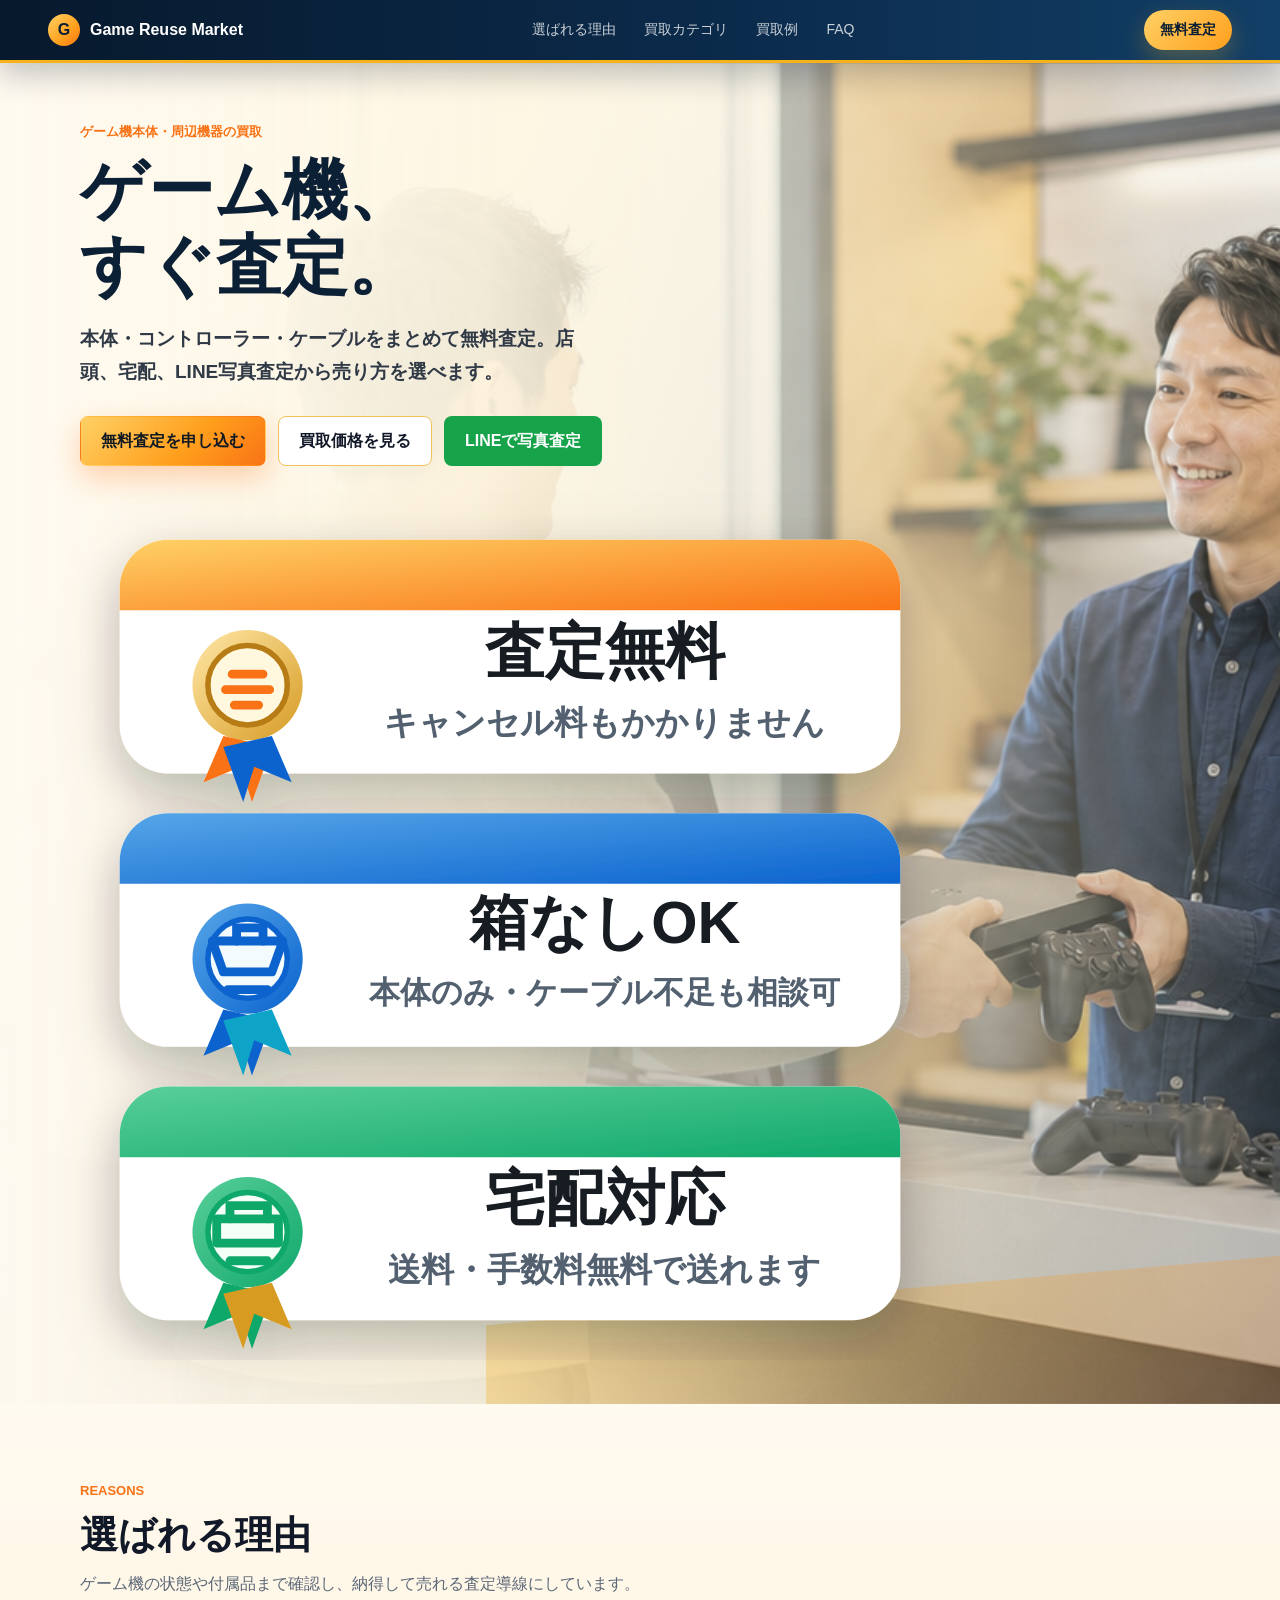
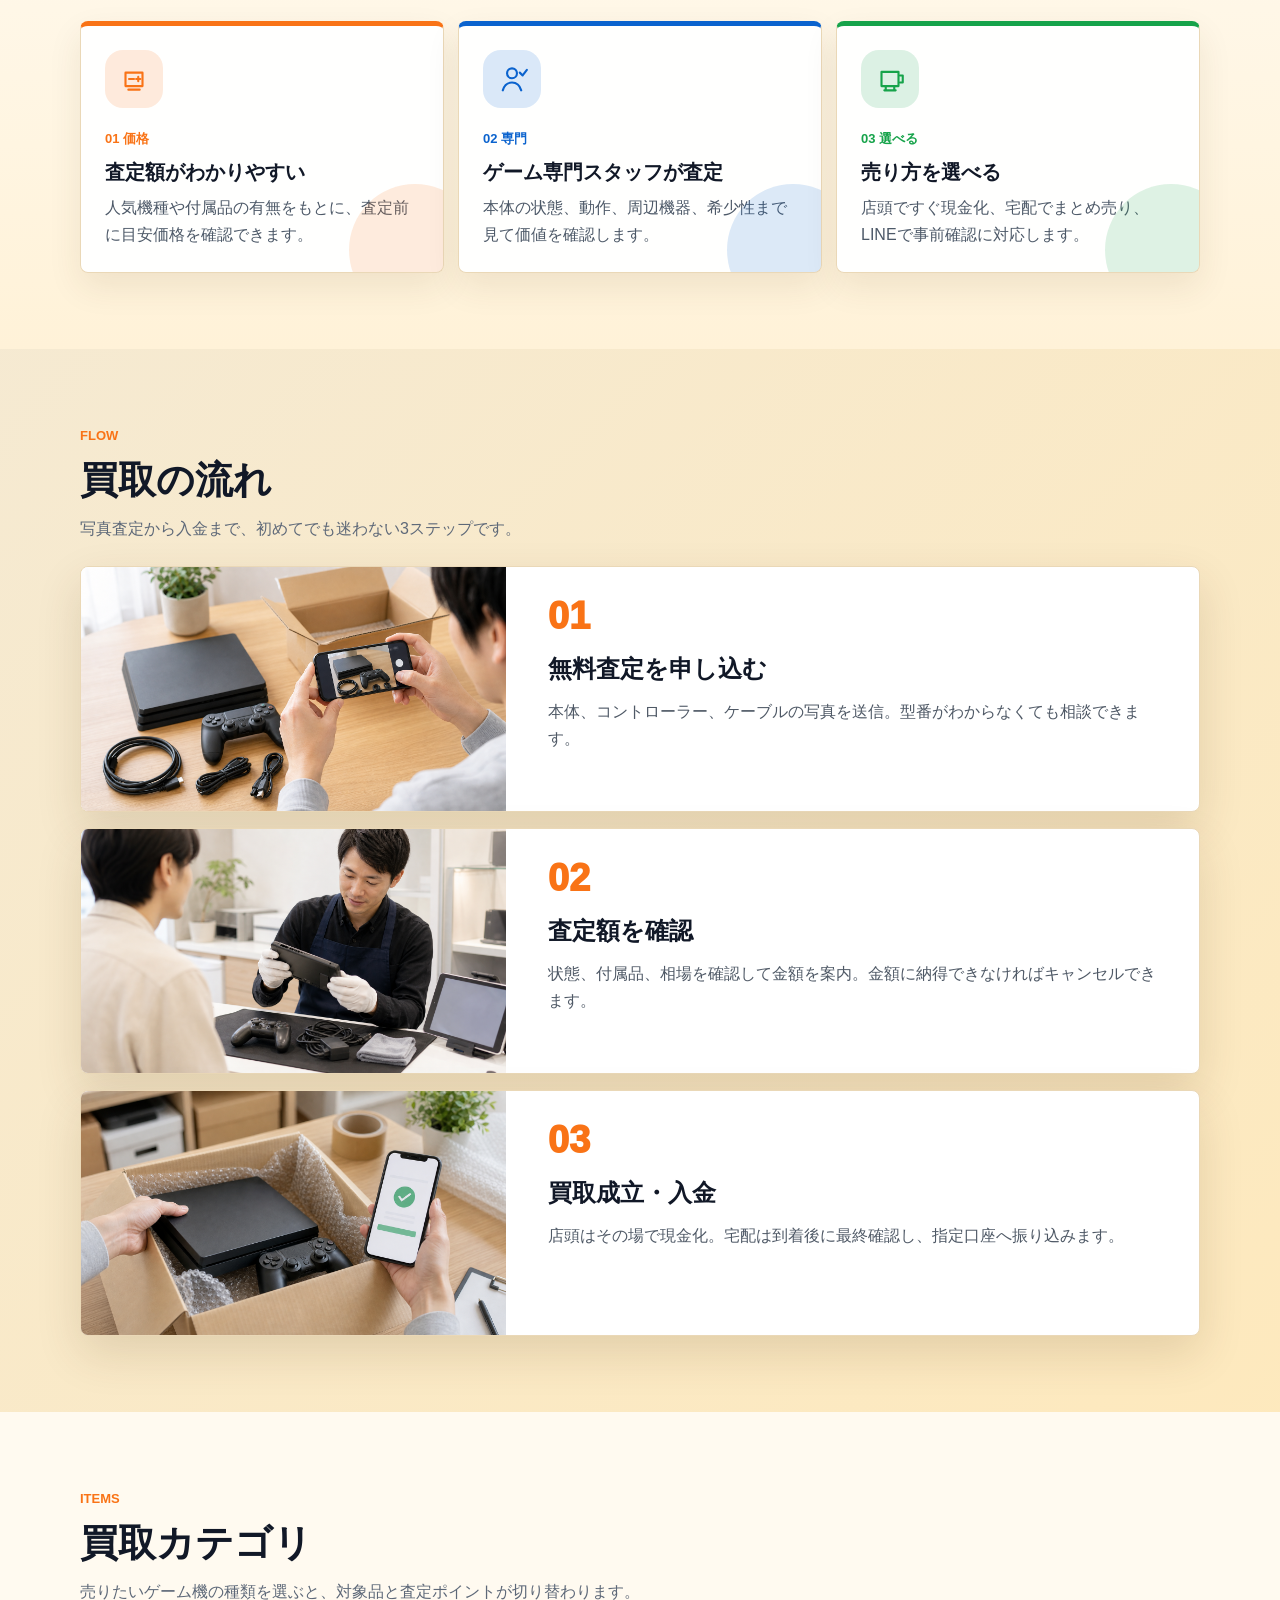
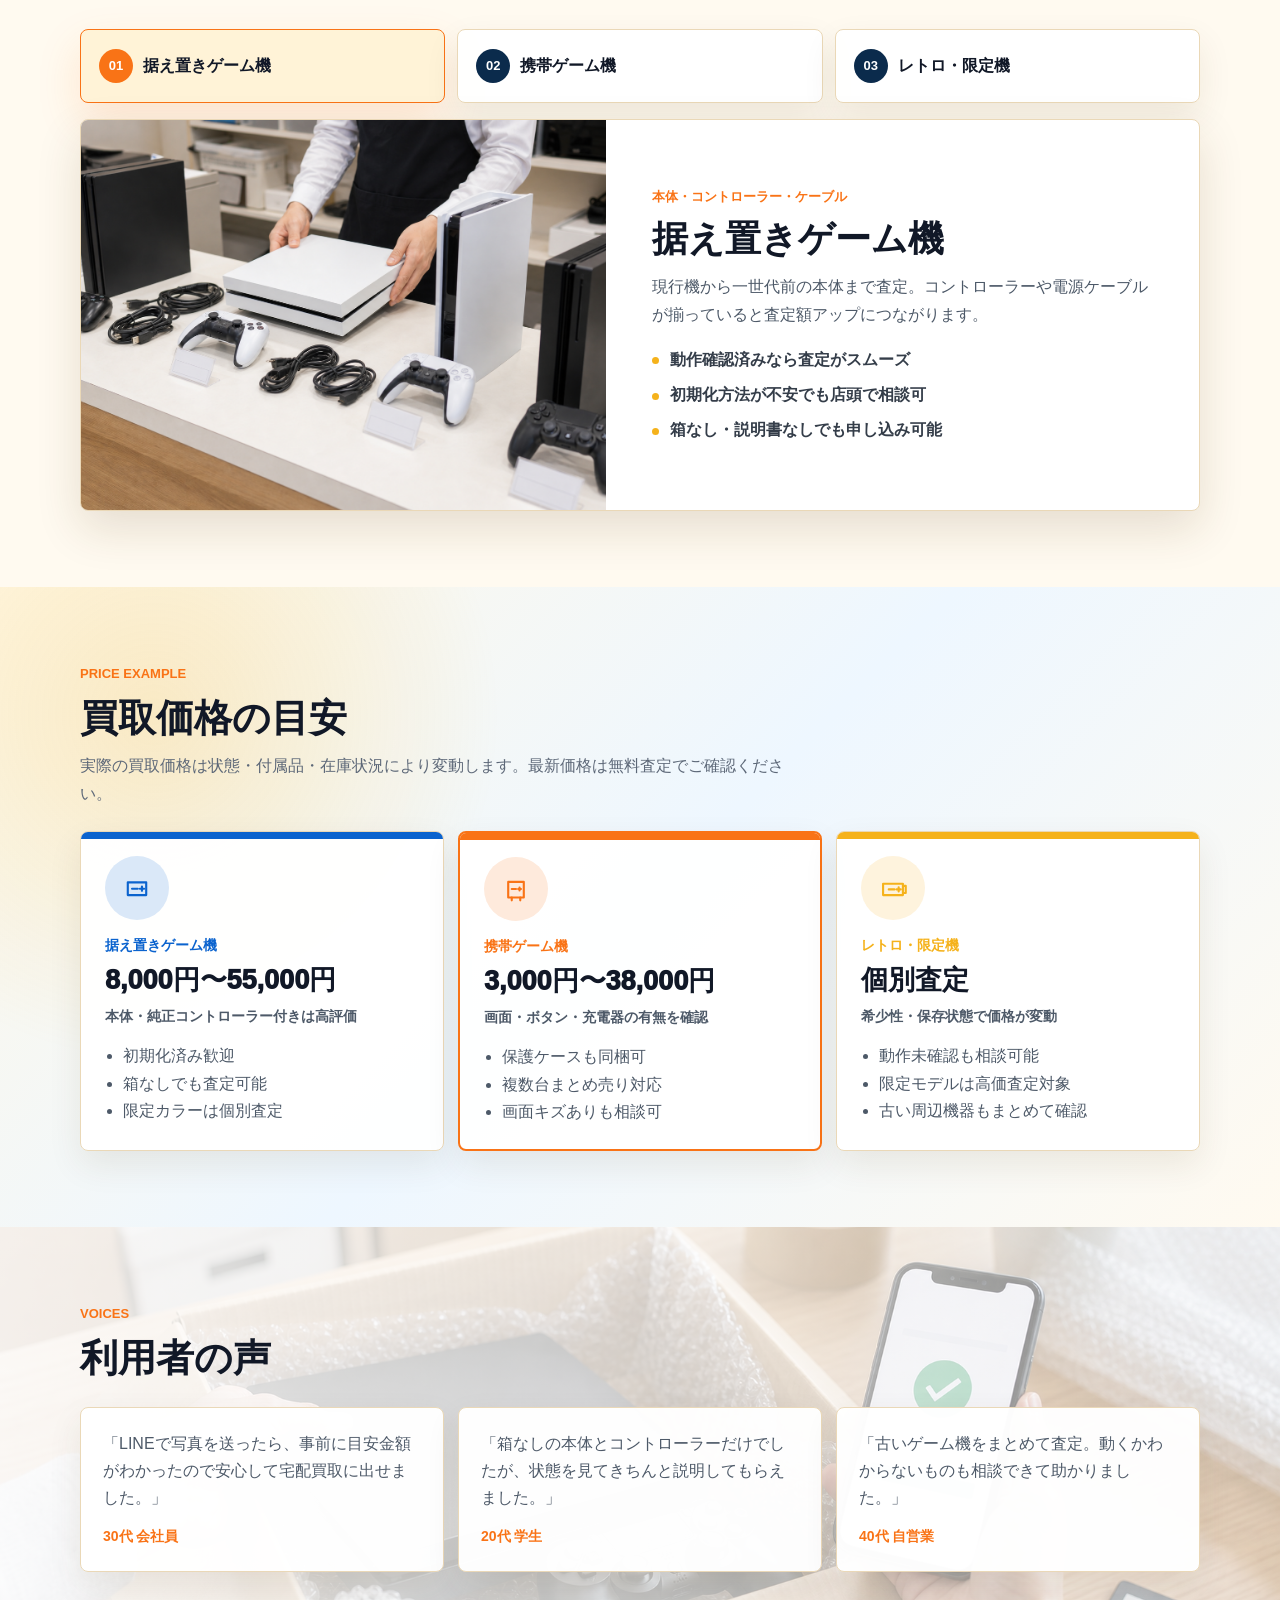
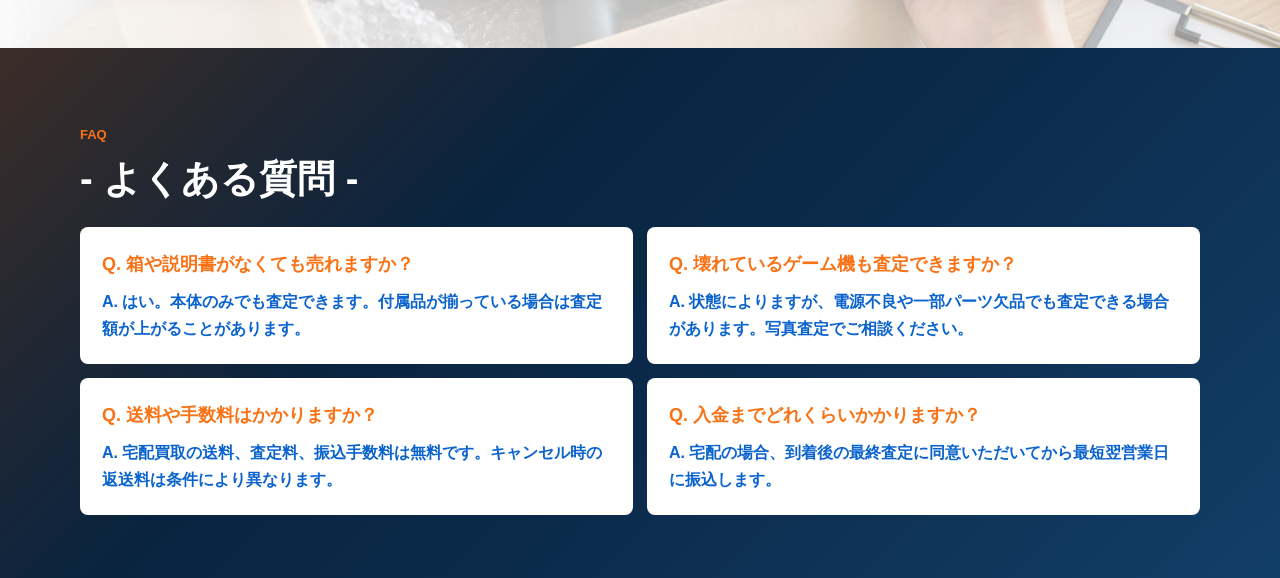
<file: game-buyback.html>
<!doctype html>
<html lang="ja">
  <head>
    <meta charset="utf-8">
    <meta name="viewport" content="width=device-width, initial-scale=1">
    <meta name="description" content="中古ゲーム機の無料査定・宅配買取・LINE写真査定に対応した買取LPサンプル。">
    <title>Game Reuse Market | 中古ゲーム機の無料査定</title>
    <link rel="preload" as="image" href="assets/game-hero.png">
    <link rel="stylesheet" href="game-buyback.css">
  </head>
  <body>
    <header class="site-header">
      <a class="brand" href="#top" aria-label="Game Reuse Market トップへ">
        <span class="brand-mark">G</span>
        <span>Game Reuse Market</span>
      </a>
      <nav class="header-nav" aria-label="主要メニュー">
        <a href="#reasons">選ばれる理由</a>
        <a href="#items">買取カテゴリ</a>
        <a href="#price">買取例</a>
        <a href="#faq">FAQ</a>
      </nav>
      <a class="header-cta" href="#estimate">無料査定</a>
    </header>

    <main id="top">
      <section class="hero" aria-label="ファーストビュー">
        <div class="hero-bg" aria-hidden="true"></div>
        <div class="hero-overlay" aria-hidden="true"></div>
        <div class="hero-inner">
          <div class="hero-copy">
            <p class="eyebrow">ゲーム機本体・周辺機器の買取</p>
            <h1>ゲーム機、<br>すぐ査定。</h1>
            <p class="hero-lead">本体・コントローラー・ケーブルをまとめて無料査定。店頭、宅配、LINE写真査定から売り方を選べます。</p>
            <div class="hero-actions" aria-label="申し込み導線">
              <a class="button primary" href="#estimate">無料査定を申し込む</a>
              <a class="button secondary" href="#price">買取価格を見る</a>
              <a class="button line" href="#line">LINEで写真査定</a>
            </div>
          </div>
          <div class="hero-badges" aria-label="強み">
            <picture>
              <source media="(max-width: 640px)" srcset="assets/game-trust-badges-mobile.svg">
              <img src="assets/game-trust-badges.svg" alt="査定無料、箱なしOK、宅配対応の安心ポイント" width="960" height="230">
            </picture>
          </div>
        </div>
      </section>

      <section class="section reasons" id="reasons" aria-labelledby="reasons-title">
        <div class="section-head">
          <p class="label">Reasons</p>
          <h2 id="reasons-title">選ばれる理由</h2>
          <p>ゲーム機の状態や付属品まで確認し、納得して売れる査定導線にしています。</p>
        </div>
        <div class="reason-grid">
          <article class="reason-card reason-price">
            <div class="reason-visual" aria-hidden="true">
              <svg viewBox="0 0 48 48">
                <path d="M12 15h24v19H12z"></path>
                <path d="M17 24h7M30 21v6M27 24h6"></path>
                <path d="M16 39h16"></path>
              </svg>
            </div>
            <span class="card-number">01 価格</span>
            <h3>査定額がわかりやすい</h3>
            <p>人気機種や付属品の有無をもとに、査定前に目安価格を確認できます。</p>
          </article>
          <article class="reason-card reason-staff">
            <div class="reason-visual" aria-hidden="true">
              <svg viewBox="0 0 48 48">
                <path d="M24 23a7 7 0 1 0 0-14 7 7 0 0 0 0 14Z"></path>
                <path d="M11 40c2.2-7.5 6.6-11 13-11s10.8 3.5 13 11"></path>
                <path d="m35 15 4 4 6-8"></path>
              </svg>
            </div>
            <span class="card-number">02 専門</span>
            <h3>ゲーム専門スタッフが査定</h3>
            <p>本体の状態、動作、周辺機器、希少性まで見て価値を確認します。</p>
          </article>
          <article class="reason-card reason-method">
            <div class="reason-visual" aria-hidden="true">
              <svg viewBox="0 0 48 48">
                <path d="M12 14h24v20H12z"></path>
                <path d="M18 34v6M30 34v6M16 40h16"></path>
                <path d="M38 19h4v10h-4"></path>
              </svg>
            </div>
            <span class="card-number">03 選べる</span>
            <h3>売り方を選べる</h3>
            <p>店頭ですぐ現金化、宅配でまとめ売り、LINEで事前確認に対応します。</p>
          </article>
        </div>
      </section>

      <section class="section flow" aria-labelledby="flow-title">
        <div class="section-head">
          <p class="label">Flow</p>
          <h2 id="flow-title">買取の流れ</h2>
          <p>写真査定から入金まで、初めてでも迷わない3ステップです。</p>
        </div>
        <div class="step-list">
          <article class="step-card">
            <img src="assets/game-step-photo.png" alt="スマホでゲーム機の写真を撮って査定に送る様子" loading="lazy">
            <div class="step-body">
              <span class="step-number">01</span>
              <h3>無料査定を申し込む</h3>
              <p>本体、コントローラー、ケーブルの写真を送信。型番がわからなくても相談できます。</p>
            </div>
          </article>
          <article class="step-card">
            <img src="assets/game-step-check.png" alt="スタッフがゲーム機本体を査定している様子" loading="lazy">
            <div class="step-body">
              <span class="step-number">02</span>
              <h3>査定額を確認</h3>
              <p>状態、付属品、相場を確認して金額を案内。金額に納得できなければキャンセルできます。</p>
            </div>
          </article>
          <article class="step-card">
            <img src="assets/game-step-pay.png" alt="ゲーム機を梱包し入金確認する様子" loading="lazy">
            <div class="step-body">
              <span class="step-number">03</span>
              <h3>買取成立・入金</h3>
              <p>店頭はその場で現金化。宅配は到着後に最終確認し、指定口座へ振り込みます。</p>
            </div>
          </article>
        </div>
      </section>

      <section class="section items" id="items" aria-labelledby="items-title">
        <div class="section-head">
          <p class="label">Items</p>
          <h2 id="items-title">買取カテゴリ</h2>
          <p>売りたいゲーム機の種類を選ぶと、対象品と査定ポイントが切り替わります。</p>
        </div>
        <div class="item-switcher" data-item-switcher>
          <div class="item-tabs" role="tablist" aria-label="買取カテゴリを選択">
            <button class="item-tab is-active" id="tab-console" type="button" role="tab" aria-selected="true" aria-controls="panel-console" data-item-tab="console">
              <span>01</span>
              据え置きゲーム機
            </button>
            <button class="item-tab" id="tab-handheld" type="button" role="tab" aria-selected="false" aria-controls="panel-handheld" data-item-tab="handheld">
              <span>02</span>
              携帯ゲーム機
            </button>
            <button class="item-tab" id="tab-retro" type="button" role="tab" aria-selected="false" aria-controls="panel-retro" data-item-tab="retro">
              <span>03</span>
              レトロ・限定機
            </button>
          </div>
          <div class="item-panels">
            <article class="item-panel is-active" id="panel-console" role="tabpanel" aria-labelledby="tab-console" data-item-panel="console">
              <img src="assets/game-console.png" alt="据え置きゲーム機とコントローラーの査定風景" loading="lazy">
              <div class="item-detail">
                <p class="item-kicker">本体・コントローラー・ケーブル</p>
                <h3>据え置きゲーム機</h3>
                <p>現行機から一世代前の本体まで査定。コントローラーや電源ケーブルが揃っていると査定額アップにつながります。</p>
                <ul>
                  <li>動作確認済みなら査定がスムーズ</li>
                  <li>初期化方法が不安でも店頭で相談可</li>
                  <li>箱なし・説明書なしでも申し込み可能</li>
                </ul>
              </div>
            </article>
            <article class="item-panel" id="panel-handheld" role="tabpanel" aria-labelledby="tab-handheld" data-item-panel="handheld" hidden>
              <img src="assets/game-handheld.png" alt="携帯ゲーム機の画面やボタンを確認している様子" loading="lazy">
              <div class="item-detail">
                <p class="item-kicker">画面・ボタン・充電まわりを確認</p>
                <h3>携帯ゲーム機</h3>
                <p>携帯ゲーム機は画面キズ、バッテリー、スティックやボタンの状態を確認します。ケースや充電器も一緒に査定できます。</p>
                <ul>
                  <li>保護ケースや充電器もまとめて査定</li>
                  <li>画面キズありでも相談可能</li>
                  <li>複数台のまとめ売りに対応</li>
                </ul>
              </div>
            </article>
            <article class="item-panel" id="panel-retro" role="tabpanel" aria-labelledby="tab-retro" data-item-panel="retro" hidden>
              <img src="assets/game-retro.png" alt="レトロゲーム機を丁寧に査定している様子" loading="lazy">
              <div class="item-detail">
                <p class="item-kicker">古い本体・希少カラー・限定版</p>
                <h3>レトロ・限定機</h3>
                <p>古いゲーム機や限定カラーは、動作だけでなく保存状態や付属品の希少性も見て査定します。</p>
                <ul>
                  <li>古いケーブルやコントローラーも一緒に確認</li>
                  <li>動作未確認でも事前相談可</li>
                  <li>希少モデルは専門スタッフが個別査定</li>
                </ul>
              </div>
            </article>
          </div>
        </div>
      </section>

      <section class="section price" id="price" aria-labelledby="price-title">
        <div class="section-head">
          <p class="label">Price Example</p>
          <h2 id="price-title">買取価格の目安</h2>
          <p>実際の買取価格は状態・付属品・在庫状況により変動します。最新価格は無料査定でご確認ください。</p>
        </div>
        <div class="price-grid">
          <article class="price-card plan-blue">
            <div class="plan-icon" aria-hidden="true">
              <svg viewBox="0 0 48 48">
                <path d="M11 16h26v18H11z"></path>
                <path d="M17 25h8M31 22v6M28 25h6"></path>
              </svg>
            </div>
            <p class="plan-name">据え置きゲーム機</p>
            <p class="plan-price">8,000円〜55,000円</p>
            <p class="plan-summary">本体・純正コントローラー付きは高評価</p>
            <ul>
              <li>初期化済み歓迎</li>
              <li>箱なしでも査定可能</li>
              <li>限定カラーは個別査定</li>
            </ul>
          </article>
          <article class="price-card featured plan-red">
            <div class="plan-icon" aria-hidden="true">
              <svg viewBox="0 0 48 48">
                <path d="M13 14h22v22H13z"></path>
                <path d="M18 24h6M29 22v4M27 24h4"></path>
                <path d="M18 36v4M30 36v4"></path>
              </svg>
            </div>
            <p class="plan-name">携帯ゲーム機</p>
            <p class="plan-price">3,000円〜38,000円</p>
            <p class="plan-summary">画面・ボタン・充電器の有無を確認</p>
            <ul>
              <li>保護ケースも同梱可</li>
              <li>複数台まとめ売り対応</li>
              <li>画面キズありも相談可</li>
            </ul>
          </article>
          <article class="price-card plan-gold">
            <div class="plan-icon" aria-hidden="true">
              <svg viewBox="0 0 48 48">
                <path d="M10 18h28v16H10z"></path>
                <path d="M18 26h8M32 23v6M29 26h6"></path>
                <path d="M38 21h4v10h-4"></path>
              </svg>
            </div>
            <p class="plan-name">レトロ・限定機</p>
            <p class="plan-price">個別査定</p>
            <p class="plan-summary">希少性・保存状態で価格が変動</p>
            <ul>
              <li>動作未確認も相談可能</li>
              <li>限定モデルは高価査定対象</li>
              <li>古い周辺機器もまとめて確認</li>
            </ul>
          </article>
        </div>
      </section>

      <section class="section voices" aria-labelledby="voices-title">
        <div class="section-head">
          <p class="label">Voices</p>
          <h2 id="voices-title">利用者の声</h2>
        </div>
        <div class="voice-grid">
          <article>
            <p>「LINEで写真を送ったら、事前に目安金額がわかったので安心して宅配買取に出せました。」</p>
            <span>30代 会社員</span>
          </article>
          <article>
            <p>「箱なしの本体とコントローラーだけでしたが、状態を見てきちんと説明してもらえました。」</p>
            <span>20代 学生</span>
          </article>
          <article>
            <p>「古いゲーム機をまとめて査定。動くかわからないものも相談できて助かりました。」</p>
            <span>40代 自営業</span>
          </article>
        </div>
      </section>

      <section class="faq-section" id="faq" aria-labelledby="faq-title">
        <div class="section-head invert">
          <p class="label">FAQ</p>
          <h2 id="faq-title">- よくある質問 -</h2>
        </div>
        <div class="faq-list">
          <article class="faq-card">
            <h3>Q. 箱や説明書がなくても売れますか？</h3>
            <p>A. はい。本体のみでも査定できます。付属品が揃っている場合は査定額が上がることがあります。</p>
          </article>
          <article class="faq-card">
            <h3>Q. 壊れているゲーム機も査定できますか？</h3>
            <p>A. 状態によりますが、電源不良や一部パーツ欠品でも査定できる場合があります。写真査定でご相談ください。</p>
          </article>
          <article class="faq-card">
            <h3>Q. 送料や手数料はかかりますか？</h3>
            <p>A. 宅配買取の送料、査定料、振込手数料は無料です。キャンセル時の返送料は条件により異なります。</p>
          </article>
          <article class="faq-card">
            <h3>Q. 入金までどれくらいかかりますか？</h3>
            <p>A. 宅配の場合、到着後の最終査定に同意いただいてから最短翌営業日に振込します。</p>
          </article>
        </div>
      </section>

      <section class="section form-section" id="estimate" aria-labelledby="estimate-title">
        <div class="form-copy">
          <p class="label">Free Estimate</p>
          <h2 id="estimate-title">無料査定フォーム</h2>
          <p>売りたいゲーム機の種類や状態を送るだけで、目安金額をご案内します。査定後のキャンセルも可能です。</p>
          <div class="contact-box" id="line">
            <strong>LINE写真査定</strong>
            <span>本体・付属品の写真を送るだけで、事前に目安金額を確認できます。</span>
          </div>
          <div class="contact-box shipping-box">
            <strong>宅配買取キット</strong>
            <span>梱包材がない場合は、必要なサイズの宅配キットをご案内します。</span>
          </div>
        </div>
        <form class="estimate-form" data-form>
          <label>
            お名前
            <input type="text" name="name" autocomplete="name" placeholder="山田 太郎" required>
          </label>
          <label>
            メールアドレス
            <input type="email" name="email" autocomplete="email" placeholder="sample@example.com" required>
          </label>
          <label>
            希望する査定方法
            <select name="method" required>
              <option value="">選択してください</option>
              <option>LINE写真査定</option>
              <option>宅配買取</option>
              <option>店頭買取</option>
            </select>
          </label>
          <label>
            売りたい商品
            <select name="item" required>
              <option value="">選択してください</option>
              <option>据え置きゲーム機</option>
              <option>携帯ゲーム機</option>
              <option>レトロ・限定機</option>
              <option>複数まとめ売り</option>
            </select>
          </label>
          <label class="full">
            商品状態・付属品
            <textarea name="message" rows="4" placeholder="例: 本体、コントローラー2個、電源ケーブルあり。箱なし。動作確認済み。"></textarea>
          </label>
          <button class="button primary full" type="submit">この内容で査定を申し込む</button>
          <p class="form-note" role="status" data-form-status>入力内容はデモ送信です。実運用時はフォーム送信先を接続してください。</p>
        </form>
      </section>
    </main>

    <div class="mobile-cta" aria-label="スマートフォン固定CTA">
      <a href="#estimate">無料査定</a>
      <a href="#price">買取例</a>
      <a href="#line">LINE査定</a>
    </div>

    <script src="game-buyback.js"></script>
  </body>
</html>
</file>
<file: styles.css>
:root {
  --ink: #191919;
  --muted: #666b73;
  --line: #dbe8f4;
  --paper: #f3f9ff;
  --white: #ffffff;
  --black: #102033;
  --red: #c8154f;
  --blue: #1767c2;
  --green: #11a86b;
  --gold: #d89d2a;
  --shadow: 0 18px 50px rgba(26, 24, 22, 0.13);
  --radius: 8px;
}

* {
  box-sizing: border-box;
}

html {
  scroll-behavior: smooth;
}

[id] {
  scroll-margin-top: 76px;
}

body {
  margin: 0;
  color: var(--ink);
  background: #fff;
  font-family: -apple-system, BlinkMacSystemFont, "Hiragino Kaku Gothic ProN", "Yu Gothic", Meiryo, sans-serif;
  line-height: 1.7;
}

img {
  display: block;
  width: 100%;
  height: auto;
}

a {
  color: inherit;
  text-decoration: none;
}

.site-header {
  position: sticky;
  top: 0;
  z-index: 20;
  display: flex;
  align-items: center;
  justify-content: space-between;
  gap: 18px;
  min-height: 58px;
  padding: 10px clamp(16px, 4vw, 48px);
  color: var(--ink);
  background: rgba(255, 255, 255, 0.96);
  border-bottom: 1px solid rgba(23, 103, 194, 0.12);
  box-shadow: 0 10px 30px rgba(23, 103, 194, 0.1);
  backdrop-filter: blur(14px);
}

.brand {
  display: inline-flex;
  align-items: center;
  gap: 10px;
  min-width: max-content;
  font-weight: 800;
  letter-spacing: 0;
  color: #12385c;
}

.brand-mark {
  display: grid;
  place-items: center;
  width: 32px;
  height: 32px;
  border-radius: 50%;
  color: var(--white);
  background: linear-gradient(135deg, #1767c2, #18a8a8);
  font-weight: 900;
}

.header-nav {
  display: flex;
  align-items: center;
  justify-content: center;
  gap: clamp(12px, 2.3vw, 28px);
  color: #38546f;
  font-size: 14px;
}

.header-nav a:hover,
.header-nav a:focus-visible {
  color: var(--blue);
}

.header-cta {
  display: inline-flex;
  align-items: center;
  justify-content: center;
  min-height: 38px;
  padding: 8px 16px;
  border-radius: 999px;
  color: var(--white);
  background: var(--red);
  font-size: 14px;
  font-weight: 800;
  white-space: nowrap;
}

.hero {
  position: relative;
  min-height: 660px;
  overflow: hidden;
  background: #f3f9ff;
}

.hero-bg,
.hero-overlay {
  position: absolute;
  inset: 0;
}

.hero-bg {
  background-image: url("assets/hero-classroom.png");
  background-position: center;
  background-size: cover;
}

.hero-overlay {
  background:
    linear-gradient(90deg, rgba(247, 252, 255, 0.98) 0%, rgba(247, 252, 255, 0.88) 37%, rgba(247, 252, 255, 0.36) 65%, rgba(247, 252, 255, 0.08) 100%),
    linear-gradient(0deg, rgba(10, 10, 10, 0.26), rgba(10, 10, 10, 0));
}

.hero-inner {
  position: relative;
  z-index: 1;
  display: grid;
  align-content: center;
  gap: 34px;
  width: min(1120px, calc(100% - 32px));
  min-height: 660px;
  margin: 0 auto;
  padding: 58px 0 44px;
}

.hero-copy {
  max-width: 590px;
}

.eyebrow,
.label {
  margin: 0 0 10px;
  color: var(--red);
  font-size: 13px;
  font-weight: 850;
  letter-spacing: 0;
  text-transform: uppercase;
}

h1,
h2,
h3,
p {
  overflow-wrap: anywhere;
}

h1 {
  margin: 0;
  font-size: clamp(36px, 5.4vw, 62px);
  line-height: 1.16;
  letter-spacing: 0;
}

.hero-lead {
  max-width: 520px;
  margin: 20px 0 0;
  color: #353535;
  font-size: clamp(16px, 1.7vw, 19px);
  font-weight: 600;
}

.hero-actions {
  display: flex;
  flex-wrap: wrap;
  gap: 12px;
  margin-top: 28px;
}

.button {
  display: inline-flex;
  align-items: center;
  justify-content: center;
  min-height: 50px;
  padding: 12px 20px;
  border: 1px solid transparent;
  border-radius: var(--radius);
  font-weight: 850;
  line-height: 1.25;
  cursor: pointer;
}

.button.primary {
  color: var(--white);
  background: var(--red);
  box-shadow: 0 12px 30px rgba(200, 21, 79, 0.28);
}

.button.secondary {
  color: var(--ink);
  background: var(--white);
  border-color: #c8dced;
}

.button.line {
  color: var(--white);
  background: var(--green);
}

.hero-points {
  display: grid;
  grid-template-columns: repeat(3, 1fr);
  gap: 14px;
  max-width: 810px;
}

.hero-points article,
.reason-card,
.course-tab,
.course-panel,
.price-card,
.voice-grid article,
.contact-box,
.trial-form {
  border: 1px solid var(--line);
  border-radius: var(--radius);
  background: rgba(255, 255, 255, 0.95);
  box-shadow: 0 14px 34px rgba(31, 28, 25, 0.08);
}

.hero-points article {
  padding: 16px;
}

.hero-points strong {
  display: block;
  font-size: 18px;
}

.hero-points span {
  display: block;
  margin-top: 4px;
  color: #454a51;
  font-size: 13px;
}

.section,
.faq-section {
  padding: clamp(46px, 7vw, 76px) clamp(16px, 4vw, 48px);
}

.section-head {
  width: min(1120px, 100%);
  margin: 0 auto 24px;
}

.section-head h2 {
  margin: 0;
  font-size: clamp(25px, 3.1vw, 38px);
  line-height: 1.25;
  letter-spacing: 0;
}

.section-head p:not(.label) {
  max-width: 680px;
  margin: 10px 0 0;
  color: var(--muted);
}

.reasons {
  background:
    linear-gradient(180deg, #ffffff 0%, #f2f9ff 100%);
}

.reason-grid,
.price-grid,
.voice-grid {
  display: grid;
  width: min(1120px, 100%);
  margin: 0 auto;
  gap: 14px;
}

.reason-grid,
.price-grid,
.voice-grid {
  grid-template-columns: repeat(3, 1fr);
}

.reason-card {
  position: relative;
  overflow: hidden;
  padding: 24px;
}

.reason-card::after {
  content: "";
  position: absolute;
  right: -38px;
  bottom: -44px;
  width: 132px;
  height: 132px;
  border-radius: 50%;
  opacity: 0.14;
  background: currentColor;
}

.reason-price {
  color: #c8154f;
}

.reason-teacher {
  color: #1767c2;
}

.reason-schedule {
  color: #11a86b;
}

.reason-visual {
  display: grid;
  place-items: center;
  width: 58px;
  height: 58px;
  margin-bottom: 16px;
  border-radius: 18px;
  color: currentColor;
  background: color-mix(in srgb, currentColor 12%, #ffffff);
}

.reason-visual svg,
.plan-icon svg {
  width: 34px;
  height: 34px;
  fill: none;
  stroke: currentColor;
  stroke-linecap: round;
  stroke-linejoin: round;
  stroke-width: 3;
}

.card-number {
  color: currentColor;
  font-size: 13px;
  font-weight: 900;
}

.reason-card h3 {
  color: var(--ink);
  margin: 8px 0 8px;
  font-size: 20px;
  line-height: 1.35;
}

.reason-card p,
.voice-grid p {
  margin: 0;
  color: #4d535b;
}

.flow {
  background: var(--paper);
}

.step-list {
  display: grid;
  width: min(1120px, 100%);
  margin: 0 auto;
  gap: 16px;
}

.step-card {
  display: grid;
  grid-template-columns: minmax(240px, 38%) 1fr;
  align-items: stretch;
  min-height: 244px;
  overflow: hidden;
  border: 1px solid var(--line);
  border-radius: var(--radius);
  background: var(--white);
  box-shadow: var(--shadow);
}

.step-card img {
  height: 100%;
  min-height: 244px;
  object-fit: cover;
}

.step-body {
  position: relative;
  padding: 30px clamp(22px, 4vw, 42px);
}

.step-number {
  display: inline-block;
  opacity: 0;
  transform: translateY(12px);
  color: var(--red);
  font-size: 38px;
  font-weight: 950;
  line-height: 1;
}

.step-card.is-visible .step-number {
  animation: fadeStep 0.7s ease forwards;
}

.step-card:nth-child(2).is-visible .step-number {
  animation-delay: 0.18s;
}

.step-card:nth-child(3).is-visible .step-number {
  animation-delay: 0.36s;
}

.step-body h3 {
  margin: 12px 0 8px;
  font-size: 24px;
}

.step-body p {
  margin: 0;
  color: #4f555c;
}

@keyframes fadeStep {
  to {
    opacity: 1;
    transform: translateY(0);
  }
}

.course-switcher {
  display: grid;
  width: min(1120px, 100%);
  margin: 0 auto;
  gap: 16px;
}

.course-tabs {
  display: grid;
  grid-template-columns: repeat(3, 1fr);
  gap: 12px;
}

.course-tab {
  display: grid;
  grid-template-columns: auto 1fr;
  align-items: center;
  gap: 10px;
  min-height: 74px;
  padding: 16px 18px;
  color: var(--ink);
  font: inherit;
  font-weight: 900;
  text-align: left;
  cursor: pointer;
}

.course-tab span {
  display: grid;
  place-items: center;
  width: 34px;
  height: 34px;
  border-radius: 50%;
  color: var(--white);
  background: #1767c2;
  font-size: 13px;
}

.course-tab.is-active {
  border-color: var(--red);
  background: #fff7fa;
  box-shadow: 0 18px 44px rgba(200, 21, 79, 0.15);
}

.course-tab.is-active span {
  background: var(--red);
}

.course-panel {
  display: grid;
  grid-template-columns: minmax(300px, 47%) 1fr;
  overflow: hidden;
  background: var(--white);
  box-shadow: var(--shadow);
}

.course-panel[hidden] {
  display: none;
}

.course-panel img {
  height: 100%;
  min-height: 390px;
  object-fit: cover;
}

.course-detail {
  display: grid;
  align-content: center;
  padding: clamp(24px, 4vw, 46px);
}

.course-kicker {
  margin: 0 0 8px;
  color: var(--red);
  font-size: 13px;
  font-weight: 900;
}

.course-detail h3 {
  margin: 0 0 12px;
  font-size: clamp(25px, 3vw, 36px);
  line-height: 1.25;
}

.course-detail p:not(.course-kicker) {
  margin: 0;
  color: #4d535b;
}

.course-detail ul {
  display: grid;
  gap: 8px;
  margin: 18px 0 0;
  padding: 0;
  list-style: none;
}

.course-detail li {
  position: relative;
  padding-left: 18px;
  color: #343a42;
  font-weight: 700;
}

.course-detail li::before {
  content: "";
  position: absolute;
  top: 0.72em;
  left: 0;
  width: 7px;
  height: 7px;
  border-radius: 50%;
  background: var(--gold);
}

.price {
  background:
    linear-gradient(135deg, #f4fbff 0%, #fff8fb 52%, #fffdf7 100%);
}

.price-card {
  position: relative;
  overflow: hidden;
  padding: 24px;
}

.price-card::before {
  content: "";
  position: absolute;
  inset: 0 0 auto;
  height: 7px;
  background: currentColor;
}

.plan-light {
  color: #1767c2;
}

.plan-standard {
  color: #c8154f;
}

.plan-private {
  color: #8a5a00;
}

.price-card.featured {
  border: 2px solid var(--red);
}

.plan-icon {
  display: grid;
  place-items: center;
  width: 64px;
  height: 64px;
  margin-bottom: 14px;
  border-radius: 50%;
  color: currentColor;
  background: color-mix(in srgb, currentColor 13%, #ffffff);
}

.plan-name {
  margin: 0;
  color: currentColor;
  font-size: 14px;
  font-weight: 800;
}

.plan-price {
  color: var(--ink);
  margin: 6px 0 16px;
  font-size: 27px;
  font-weight: 950;
  line-height: 1.22;
}

.plan-summary {
  margin: -8px 0 14px;
  color: #4d535b;
  font-size: 14px;
  font-weight: 800;
}

.price-card ul {
  margin: 0;
  padding-left: 1.1em;
  color: #4d535b;
}

.voices {
  position: relative;
  overflow: hidden;
  background-color: #fff;
  background-image: url("assets/bg-voices.png");
  background-position: center 48%;
  background-size: cover;
}

.voices::before {
  content: "";
  position: absolute;
  inset: 0;
  background:
    linear-gradient(90deg, rgba(255, 255, 255, 0.84), rgba(255, 255, 255, 0.64) 54%, rgba(255, 255, 255, 0.36)),
    rgba(255, 255, 255, 0.03);
}

.voices > * {
  position: relative;
  z-index: 1;
}

.voice-grid article {
  padding: 22px;
}

.voice-grid span {
  display: block;
  margin-top: 14px;
  color: var(--red);
  font-size: 14px;
  font-weight: 850;
}

.faq-section {
  color: var(--white);
  background:
    linear-gradient(135deg, #102033 0%, #143d64 100%);
}

.section-head.invert p:not(.label) {
  color: rgba(255, 255, 255, 0.78);
}

.faq-list {
  display: grid;
  grid-template-columns: repeat(2, 1fr);
  width: min(1120px, 100%);
  margin: 0 auto;
  gap: 14px;
}

.faq-card {
  padding: 22px;
  border-radius: var(--radius);
  color: var(--ink);
  background: var(--white);
}

.faq-card h3 {
  margin: 0 0 8px;
  color: var(--red);
  font-size: 18px;
}

.faq-card p {
  margin: 0;
  color: var(--blue);
  font-weight: 700;
}

.form-section {
  display: grid;
  grid-template-columns: minmax(260px, 0.9fr) minmax(320px, 1.2fr);
  width: min(1120px, calc(100% - 32px));
  margin: 0 auto;
  gap: 24px;
  padding-left: 0;
  padding-right: 0;
}

.form-copy h2 {
  margin: 0;
  font-size: clamp(27px, 3.2vw, 40px);
  line-height: 1.25;
}

.form-copy > p:not(.label) {
  color: var(--muted);
}

.contact-box {
  display: grid;
  gap: 4px;
  margin-top: 12px;
  padding: 16px;
}

.contact-box strong {
  color: var(--red);
}

.contact-box span {
  color: #4f555c;
  font-size: 14px;
}

.line-box strong {
  color: var(--green);
}

.trial-form {
  display: grid;
  grid-template-columns: repeat(2, 1fr);
  gap: 14px;
  padding: clamp(18px, 3vw, 28px);
}

.trial-form label {
  display: grid;
  gap: 6px;
  color: #34373c;
  font-size: 14px;
  font-weight: 850;
}

.trial-form .full {
  grid-column: 1 / -1;
}

input,
select,
textarea {
  width: 100%;
  min-height: 46px;
  border: 1px solid #cfc7be;
  border-radius: var(--radius);
  padding: 11px 12px;
  color: var(--ink);
  background: var(--white);
  font: inherit;
}

textarea {
  resize: vertical;
}

input:focus,
select:focus,
textarea:focus,
.button:focus-visible,
a:focus-visible {
  outline: 3px solid rgba(23, 103, 194, 0.24);
  outline-offset: 2px;
}

.form-note {
  grid-column: 1 / -1;
  margin: 0;
  color: var(--muted);
  font-size: 13px;
}

.mobile-cta {
  display: none;
}

@media (max-width: 900px) {
  .header-nav {
    display: none;
  }

  .hero {
    min-height: auto;
  }

  .hero-bg {
    background-position: 59% center;
  }

  .hero-overlay {
    background:
      linear-gradient(90deg, rgba(247, 252, 255, 0.98) 0%, rgba(247, 252, 255, 0.88) 58%, rgba(247, 252, 255, 0.35) 100%),
      linear-gradient(0deg, rgba(10, 10, 10, 0.22), rgba(10, 10, 10, 0));
  }

  .hero-inner {
    min-height: 620px;
    padding-bottom: 34px;
  }

  .hero-points,
  .reason-grid,
  .price-grid,
  .voice-grid,
  .faq-list,
  .form-section,
  .course-panel {
    grid-template-columns: 1fr;
  }

  .course-tabs {
    grid-template-columns: 1fr;
  }

  .course-panel img {
    min-height: 280px;
    max-height: 360px;
  }

  .step-card {
    grid-template-columns: 1fr;
  }

  .step-card img {
    min-height: 220px;
    max-height: 300px;
  }

}

@media (max-width: 640px) {
  body {
    padding-bottom: 62px;
  }

  .site-header {
    min-height: 52px;
    padding: 8px 12px;
  }

  .brand span:last-child {
    max-width: 174px;
    font-size: 13px;
    line-height: 1.2;
  }

  .brand-mark {
    width: 30px;
    height: 30px;
  }

  .header-cta {
    min-height: 34px;
    padding: 7px 11px;
    font-size: 12px;
  }

  .hero-bg {
    background-position: 68% center;
  }

  .hero-overlay {
    background:
      linear-gradient(180deg, rgba(247, 252, 255, 0.98) 0%, rgba(247, 252, 255, 0.91) 48%, rgba(247, 252, 255, 0.7) 100%);
  }

  .hero-inner {
    min-height: 575px;
    padding-top: 34px;
  }

  h1 {
    font-size: 31px;
  }

  .hero-lead {
    font-size: 15px;
  }

  .hero-actions {
    display: grid;
    grid-template-columns: 1fr 1fr;
    gap: 10px;
  }

  .hero-actions .button {
    width: 100%;
    min-height: 48px;
    padding-right: 10px;
    padding-left: 10px;
  }

  .hero-actions .primary {
    grid-column: 1 / -1;
  }

  .hero-points {
    grid-template-columns: repeat(3, 1fr);
    gap: 8px;
  }

  .hero-points article {
    padding: 11px 10px;
  }

  .hero-points strong {
    font-size: 14px;
  }

  .hero-points span {
    font-size: 11px;
    line-height: 1.5;
  }

  .section,
  .faq-section {
    padding-top: 42px;
    padding-bottom: 42px;
  }

  .section-head {
    margin-bottom: 18px;
  }

  .trial-form {
    grid-template-columns: 1fr;
  }

  .course-tab {
    min-height: 58px;
    padding: 12px 14px;
  }

  .course-panel img {
    min-height: 220px;
  }

  .course-detail {
    padding: 22px 18px;
  }

  .trial-form label,
  .trial-form .full {
    grid-column: 1;
  }

  .plan-price {
    font-size: 24px;
  }

  .mobile-cta {
    position: fixed;
    right: 0;
    bottom: 0;
    left: 0;
    z-index: 30;
    display: grid;
    grid-template-columns: repeat(3, 1fr);
    border-top: 1px solid rgba(23, 103, 194, 0.14);
    box-shadow: 0 -8px 28px rgba(23, 103, 194, 0.16);
  }

  .mobile-cta a {
    display: grid;
    place-items: center;
    min-height: 56px;
    color: var(--white);
    background: var(--blue);
    font-size: 13px;
    font-weight: 900;
  }

  .mobile-cta a:first-child {
    background: var(--red);
  }

  .mobile-cta a:nth-child(3) {
    background: var(--green);
  }
}
</file>
<file: flower-class.css>
:root {
  --ink: #2d2528;
  --muted: #746970;
  --rose: #d97b95;
  --rose-deep: #b84f70;
  --blush: #fff1f4;
  --petal: #f8dbe3;
  --sage: #7d967f;
  --sage-soft: #eef4ec;
  --cream: #fffaf5;
  --linen: #f4eadf;
  --white: #ffffff;
  --line: #ead7dc;
  --shadow: 0 18px 46px rgba(96, 54, 66, 0.12);
  --radius: 8px;
}

* {
  box-sizing: border-box;
}

html {
  scroll-behavior: smooth;
}

[id] {
  scroll-margin-top: 76px;
}

body {
  margin: 0;
  color: var(--ink);
  background: var(--cream);
  font-family: -apple-system, BlinkMacSystemFont, "Hiragino Kaku Gothic ProN", "Yu Gothic", Meiryo, sans-serif;
  line-height: 1.75;
}

img {
  display: block;
  width: 100%;
  height: auto;
}

a {
  color: inherit;
  text-decoration: none;
}

h1,
h2,
h3,
p {
  overflow-wrap: anywhere;
}

.site-header {
  position: sticky;
  top: 0;
  z-index: 20;
  display: flex;
  align-items: center;
  justify-content: space-between;
  gap: 18px;
  min-height: 64px;
  padding: 12px clamp(16px, 4vw, 48px);
  background: rgba(255, 250, 245, 0.88);
  border-bottom: 1px solid rgba(217, 123, 149, 0.2);
  backdrop-filter: blur(18px);
}

.brand {
  display: inline-flex;
  align-items: center;
  gap: 10px;
  min-width: max-content;
  color: var(--ink);
  font-family: Georgia, "Times New Roman", serif;
  font-size: 20px;
  letter-spacing: 0;
}

.brand-mark {
  display: grid;
  place-items: center;
  width: 34px;
  height: 34px;
  border: 1px solid rgba(184, 79, 112, 0.34);
  border-radius: 50%;
  color: var(--rose-deep);
  background: var(--white);
  font-family: Georgia, "Times New Roman", serif;
  font-size: 13px;
  font-style: italic;
}

.header-nav {
  display: flex;
  align-items: center;
  justify-content: center;
  gap: clamp(14px, 2.2vw, 28px);
  color: #675b61;
  font-size: 14px;
  font-weight: 700;
}

.header-nav a:hover,
.header-nav a:focus-visible {
  color: var(--rose-deep);
}

.header-cta {
  display: inline-flex;
  align-items: center;
  justify-content: center;
  min-height: 38px;
  padding: 8px 16px;
  border-radius: 999px;
  color: var(--white);
  background: var(--rose-deep);
  font-size: 14px;
  font-weight: 850;
  box-shadow: 0 12px 26px rgba(184, 79, 112, 0.2);
}

.hero {
  position: relative;
  min-height: 740px;
  overflow: hidden;
  background: #fff1f4;
}

.hero::before {
  content: "";
  position: absolute;
  inset: 0;
  z-index: 1;
  background:
    linear-gradient(90deg, rgba(255, 250, 245, 0.82) 0%, rgba(255, 250, 245, 0.38) 30%, rgba(255, 241, 244, 0.18) 58%, rgba(255, 250, 245, 0.72) 100%),
    linear-gradient(0deg, rgba(74, 46, 54, 0.2), rgba(255, 255, 255, 0) 54%);
  pointer-events: none;
}

.hero::after {
  content: "";
  position: absolute;
  right: clamp(22px, 5vw, 70px);
  bottom: 46px;
  width: min(430px, 34vw);
  height: 1px;
  background: rgba(184, 79, 112, 0.28);
}

.hero-inner {
  position: relative;
  z-index: 2;
  display: grid;
  grid-template-columns: minmax(280px, 360px) minmax(0, 1fr) minmax(92px, 142px);
  align-items: center;
  gap: clamp(22px, 5vw, 68px);
  width: min(1180px, calc(100% - 32px));
  min-height: 740px;
  margin: 0 auto;
  padding: 54px 0 56px;
}

.hero-copy {
  grid-column: 3;
  grid-row: 1;
  position: relative;
  z-index: 3;
  display: grid;
  justify-items: center;
  gap: 18px;
  align-self: start;
  justify-self: end;
  margin-top: 78px;
  padding: 20px 8px;
  border-left: 1px solid rgba(184, 79, 112, 0.16);
  background: rgba(255, 250, 245, 0.22);
  backdrop-filter: blur(4px);
}

.hero-copy .eyebrow {
  position: absolute;
  top: -4px;
  right: -24px;
  writing-mode: vertical-rl;
  margin: 0;
  color: rgba(184, 79, 112, 0.78);
  font-size: 11px;
  letter-spacing: 0.14em;
  text-shadow: 0 2px 18px rgba(255, 250, 245, 0.95);
}

.hero-photo {
  position: absolute;
  top: 0;
  bottom: 0;
  left: 50%;
  z-index: 0;
  width: 100vw;
  margin: 0;
  overflow: hidden;
  border-radius: 0;
  box-shadow: none;
  transform: translateX(-50%);
  animation: photoFadeIn 1.1s ease 0.1s both;
}

.hero-photo::before {
  content: none;
}

.hero-photo img {
  height: 100%;
  min-height: 100%;
  object-fit: cover;
  object-position: 64% center;
}

.hero-panel {
  grid-column: 1;
  grid-row: 1;
  position: relative;
  z-index: 3;
  align-self: end;
  justify-self: start;
  margin-bottom: 10px;
  padding: 22px;
  border: 1px solid rgba(255, 255, 255, 0.62);
  border-radius: var(--radius);
  background: rgba(255, 250, 245, 0.74);
  box-shadow: 0 18px 46px rgba(96, 54, 66, 0.13);
  backdrop-filter: blur(14px);
  animation: softFadeUp 0.9s ease 0.65s both;
}

.eyebrow,
.label {
  margin: 0 0 10px;
  color: var(--rose-deep);
  font-size: 12px;
  font-weight: 900;
  letter-spacing: 0.08em;
  text-transform: uppercase;
}

h1 {
  display: flex;
  flex-direction: column;
  gap: 0.32em;
  max-height: 510px;
  max-width: none;
  margin: 0;
  color: #2f262b;
  font-family: Georgia, "Times New Roman", "Hiragino Mincho ProN", serif;
  font-size: clamp(34px, 4vw, 54px);
  font-weight: 500;
  line-height: 1.1;
  letter-spacing: 0;
  writing-mode: vertical-rl;
  text-shadow: 0 2px 24px rgba(255, 250, 245, 0.95), 0 1px 2px rgba(255, 255, 255, 0.8);
}

h1 span {
  display: block;
  opacity: 0;
  transform: translateY(14px);
  animation: verticalFadeIn 0.95s cubic-bezier(0.22, 1, 0.36, 1) both;
}

h1 span:nth-child(2) {
  animation-delay: 0.24s;
}

.hero-lead {
  max-width: 300px;
  margin: 0;
  color: #5b4f55;
  font-size: 15px;
  font-weight: 700;
}

.hero-actions {
  display: flex;
  flex-wrap: wrap;
  gap: 12px;
  margin-top: 22px;
}

.button {
  display: inline-flex;
  align-items: center;
  justify-content: center;
  min-height: 50px;
  padding: 12px 20px;
  border: 1px solid transparent;
  border-radius: 999px;
  font: inherit;
  font-weight: 850;
  line-height: 1.25;
  cursor: pointer;
}

.button.primary {
  color: var(--white);
  background: linear-gradient(135deg, #d97b95, #b84f70);
  box-shadow: 0 16px 34px rgba(184, 79, 112, 0.28);
}

.button.secondary {
  color: var(--rose-deep);
  background: rgba(255, 255, 255, 0.88);
  border-color: rgba(184, 79, 112, 0.24);
}

.hero-notes {
  display: flex;
  flex-wrap: wrap;
  gap: 8px;
  margin-top: 20px;
}

.hero-notes span {
  display: inline-flex;
  align-items: center;
  min-height: 34px;
  padding: 6px 13px;
  border: 1px solid rgba(184, 79, 112, 0.22);
  border-radius: 999px;
  color: #62545b;
  background: rgba(255, 255, 255, 0.72);
  font-size: 13px;
  font-weight: 850;
}

@keyframes verticalFadeIn {
  to {
    opacity: 1;
    transform: translateY(0);
  }
}

@keyframes photoFadeIn {
  from {
    opacity: 0;
  }

  to {
    opacity: 1;
  }
}

@keyframes softFadeUp {
  from {
    opacity: 0;
    transform: translateY(14px);
  }

  to {
    opacity: 1;
    transform: translateY(0);
  }
}

.section {
  padding: clamp(46px, 7vw, 84px) clamp(16px, 4vw, 48px);
}

.section-head {
  width: min(1120px, 100%);
  margin: 0 auto 24px;
}

.section-head.compact {
  margin-bottom: 20px;
}

.section-head h2,
.intro-copy h2,
.reserve-copy h2,
.voice-copy h2 {
  margin: 0;
  color: #35292e;
  font-family: Georgia, "Times New Roman", "Hiragino Mincho ProN", serif;
  font-size: clamp(27px, 3.5vw, 44px);
  font-weight: 500;
  line-height: 1.28;
  letter-spacing: 0;
}

.section-head p:not(.label),
.intro-copy p:not(.label),
.reserve-copy > p:not(.label) {
  max-width: 700px;
  margin: 12px 0 0;
  color: var(--muted);
}

.intro {
  display: grid;
  grid-template-columns: minmax(280px, 0.9fr) minmax(340px, 1.1fr);
  align-items: center;
  width: min(1120px, calc(100% - 32px));
  margin: 0 auto;
  gap: clamp(22px, 5vw, 58px);
  padding-right: 0;
  padding-left: 0;
}

.intro-image {
  overflow: hidden;
  border-radius: var(--radius);
  box-shadow: var(--shadow);
}

.intro-image img {
  aspect-ratio: 1.35 / 1;
  object-fit: cover;
}

.point-section {
  background:
    linear-gradient(180deg, var(--cream), var(--blush));
}

.point-grid,
.price-grid {
  display: grid;
  grid-template-columns: repeat(3, 1fr);
  width: min(1120px, 100%);
  margin: 0 auto;
  gap: 14px;
}

.point-card,
.price-card,
.reserve-form,
.line-box,
.faq-list details {
  border: 1px solid var(--line);
  border-radius: var(--radius);
  background: rgba(255, 255, 255, 0.86);
  box-shadow: 0 14px 34px rgba(96, 54, 66, 0.08);
}

.point-card {
  padding: 24px;
}

.point-icon {
  display: grid;
  place-items: center;
  width: 54px;
  height: 54px;
  margin-bottom: 16px;
  border-radius: 50%;
  color: var(--rose-deep);
  background: var(--blush);
}

.point-icon svg {
  width: 30px;
  height: 30px;
  fill: none;
  stroke: currentColor;
  stroke-linecap: round;
  stroke-linejoin: round;
  stroke-width: 2.7;
}

.point-card h3,
.flow-row h3 {
  margin: 0 0 8px;
  font-size: 20px;
  line-height: 1.35;
}

.point-card p,
.flow-row p,
.price-card p:not(.plan-name):not(.plan-price) {
  margin: 0;
  color: var(--muted);
}

.lessons {
  background: var(--white);
}

.lesson-switcher {
  display: grid;
  width: min(1120px, 100%);
  margin: 0 auto;
  gap: 14px;
}

.lesson-tabs {
  display: flex;
  flex-wrap: wrap;
  gap: 10px;
}

.lesson-tab {
  display: inline-grid;
  grid-template-columns: auto 1fr;
  align-items: center;
  gap: 9px;
  min-height: 50px;
  padding: 10px 16px;
  border: 1px solid var(--line);
  border-radius: 999px;
  color: #5a4f55;
  background: var(--cream);
  font: inherit;
  font-weight: 900;
  cursor: pointer;
}

.lesson-tab span {
  color: var(--rose-deep);
  font-size: 12px;
  font-weight: 950;
}

.lesson-tab.is-active {
  color: var(--white);
  background: var(--rose-deep);
  border-color: var(--rose-deep);
}

.lesson-tab.is-active span {
  color: var(--white);
}

.lesson-panel {
  display: grid;
  grid-template-columns: minmax(300px, 50%) 1fr;
  overflow: hidden;
  border-radius: var(--radius);
  background: var(--blush);
  box-shadow: var(--shadow);
}

.lesson-panel[hidden] {
  display: none;
}

.lesson-panel img {
  height: 100%;
  min-height: 430px;
  object-fit: cover;
}

.lesson-detail {
  display: grid;
  align-content: center;
  padding: clamp(24px, 4vw, 48px);
}

.lesson-kicker {
  margin: 0 0 8px;
  color: var(--sage);
  font-size: 13px;
  font-weight: 950;
}

.lesson-detail h3 {
  margin: 0 0 12px;
  font-family: Georgia, "Times New Roman", "Hiragino Mincho ProN", serif;
  font-size: clamp(26px, 3.4vw, 40px);
  font-weight: 500;
  line-height: 1.25;
}

.lesson-detail p:not(.lesson-kicker) {
  margin: 0;
  color: #5b4f55;
}

.lesson-detail ul {
  display: grid;
  gap: 8px;
  margin: 18px 0 0;
  padding: 0;
  list-style: none;
}

.lesson-detail li {
  position: relative;
  padding-left: 18px;
  color: #443a40;
  font-weight: 750;
}

.lesson-detail li::before {
  content: "";
  position: absolute;
  top: 0.72em;
  left: 0;
  width: 7px;
  height: 7px;
  border-radius: 50%;
  background: var(--rose);
}

.flow {
  background: var(--sage-soft);
}

.flow-row {
  display: grid;
  grid-template-columns: repeat(3, 1fr);
  width: min(1120px, 100%);
  margin: 0 auto;
  gap: 14px;
}

.flow-row article {
  position: relative;
  min-height: 168px;
  padding: 24px 22px;
  border-left: 1px solid rgba(125, 150, 127, 0.36);
}

.flow-row span {
  display: block;
  margin-bottom: 12px;
  color: var(--sage);
  font-family: Georgia, "Times New Roman", serif;
  font-size: 36px;
  line-height: 1;
}

.price {
  background:
    linear-gradient(120deg, rgba(248, 219, 227, 0.44), transparent 35%),
    var(--cream);
}

.price-card {
  padding: 24px;
}

.price-card.featured {
  border-color: rgba(184, 79, 112, 0.5);
  background: linear-gradient(180deg, #fff, #fff4f7);
}

.plan-name {
  margin: 0;
  color: var(--rose-deep);
  font-size: 14px;
  font-weight: 950;
}

.plan-price {
  margin: 4px 0 12px;
  color: #35292e;
  font-family: Georgia, "Times New Roman", serif;
  font-size: 34px;
  line-height: 1.2;
}

.voices {
  display: grid;
  grid-template-columns: minmax(280px, 0.95fr) minmax(300px, 1fr);
  align-items: center;
  width: min(1120px, calc(100% - 32px));
  margin: 0 auto;
  gap: clamp(22px, 5vw, 58px);
  padding-right: 0;
  padding-left: 0;
}

.voice-image {
  overflow: hidden;
  border-radius: var(--radius);
}

.voice-image img {
  aspect-ratio: 1.2 / 1;
  object-fit: cover;
}

.voice-copy blockquote {
  margin: 18px 0 0;
  color: #453b40;
  font-family: Georgia, "Times New Roman", "Hiragino Mincho ProN", serif;
  font-size: clamp(22px, 2.6vw, 34px);
  line-height: 1.55;
}

.voice-name {
  margin: 14px 0 0;
  color: var(--sage);
  font-weight: 850;
}

.faq {
  background: var(--blush);
}

.faq-list {
  display: grid;
  width: min(900px, 100%);
  margin: 0 auto;
  gap: 10px;
}

.faq-list details {
  padding: 0;
}

.faq-list summary {
  min-height: 58px;
  padding: 16px 18px;
  color: var(--rose-deep);
  font-weight: 900;
  cursor: pointer;
}

.faq-list p {
  margin: 0;
  padding: 0 18px 18px;
  color: #52624f;
  font-weight: 700;
}

.reserve {
  display: grid;
  grid-template-columns: minmax(260px, 0.9fr) minmax(320px, 1.1fr);
  width: min(1120px, calc(100% - 32px));
  margin: 0 auto;
  gap: 24px;
  padding-right: 0;
  padding-left: 0;
}

.line-box {
  display: grid;
  gap: 4px;
  margin-top: 18px;
  padding: 16px;
}

.line-box strong {
  color: var(--sage);
}

.line-box span {
  color: var(--muted);
  font-size: 14px;
}

.reserve-form {
  display: grid;
  grid-template-columns: repeat(2, 1fr);
  gap: 14px;
  padding: clamp(18px, 3vw, 28px);
}

.reserve-form label {
  display: grid;
  gap: 6px;
  color: #443a40;
  font-size: 14px;
  font-weight: 850;
}

.reserve-form .full {
  grid-column: 1 / -1;
}

input,
select,
textarea {
  width: 100%;
  min-height: 46px;
  border: 1px solid #e5ccd3;
  border-radius: var(--radius);
  padding: 11px 12px;
  color: var(--ink);
  background: var(--white);
  font: inherit;
}

textarea {
  resize: vertical;
}

input:focus,
select:focus,
textarea:focus,
.button:focus-visible,
a:focus-visible,
summary:focus-visible {
  outline: 3px solid rgba(217, 123, 149, 0.25);
  outline-offset: 2px;
}

.form-note {
  grid-column: 1 / -1;
  margin: 0;
  color: var(--muted);
  font-size: 13px;
}

.mobile-cta {
  display: none;
}

@media (max-width: 900px) {
  .header-nav {
    display: none;
  }

  .hero {
    min-height: 700px;
  }

  .hero-inner {
    grid-template-columns: minmax(260px, 340px) 1fr minmax(72px, 104px);
    min-height: 700px;
  }

  .hero-photo img {
    object-position: 64% center;
  }

  .hero-copy {
    grid-column: 3;
    margin-top: 62px;
  }

  .hero-panel {
    grid-column: 1;
    width: min(340px, 100%);
    margin: 0;
  }

  .intro,
  .lesson-panel,
  .voices,
  .reserve,
  .point-grid,
  .price-grid,
  .flow-row {
    grid-template-columns: 1fr;
  }

  .lesson-panel img {
    min-height: 300px;
    max-height: 390px;
  }

  .voice-image {
    order: 2;
  }
}

@media (max-width: 640px) {
  body {
    padding-bottom: 62px;
  }

  .site-header {
    min-height: 54px;
    padding: 9px 12px;
  }

  .brand {
    font-size: 18px;
  }

  .brand-mark {
    width: 30px;
    height: 30px;
  }

  .header-cta {
    min-height: 34px;
    padding: 7px 12px;
    font-size: 12px;
  }

  .hero-inner {
    display: grid;
    grid-template-columns: minmax(0, 1fr) 72px;
    align-content: stretch;
    width: 100%;
    min-height: 690px;
    padding: 22px 16px 28px;
  }

  .hero-copy {
    position: relative;
    top: auto;
    left: auto;
    grid-column: 2;
    grid-row: 1;
    z-index: 3;
    align-self: auto;
    justify-self: end;
    margin-top: 0;
    padding: 0;
    border-left: 0;
    background: transparent;
    backdrop-filter: none;
  }

  .hero-copy .eyebrow {
    display: none;
  }

  .hero-photo img {
    height: 100%;
    min-height: 100%;
    object-position: 64% center;
  }

  h1 {
    max-height: 410px;
    color: #2f262b;
    font-size: 30px;
    text-shadow: 0 2px 22px rgba(255, 250, 245, 0.88);
  }

  .hero-panel {
    position: relative;
    right: auto;
    bottom: auto;
    left: auto;
    grid-column: 1;
    grid-row: 1;
    z-index: 3;
    align-self: end;
    width: min(282px, 100%);
    margin: 0 0 16px;
    padding: 15px;
    border: 1px solid rgba(255, 255, 255, 0.72);
    border-radius: var(--radius);
    background: rgba(255, 250, 245, 0.84);
    box-shadow: 0 18px 46px rgba(96, 54, 66, 0.16);
    backdrop-filter: blur(14px);
  }

  .hero-lead {
    font-size: 15px;
    max-width: none;
  }

  .hero-actions {
    display: grid;
    grid-template-columns: 1fr;
    margin-top: 14px;
  }

  .button {
    width: 100%;
  }

  .hero-notes {
    margin-top: 12px;
  }

  .section {
    padding-top: 42px;
    padding-bottom: 42px;
  }

  .intro,
  .voices,
  .reserve {
    width: min(100% - 32px, 1120px);
  }

  .lesson-tabs {
    display: grid;
    grid-template-columns: 1fr;
  }

  .lesson-tab {
    border-radius: var(--radius);
  }

  .lesson-detail {
    padding: 22px 18px;
  }

  .lesson-panel img {
    min-height: 240px;
  }

  .reserve-form {
    grid-template-columns: 1fr;
  }

  .reserve-form label,
  .reserve-form .full {
    grid-column: 1;
  }

  .plan-price {
    font-size: 30px;
  }

  .mobile-cta {
    position: fixed;
    right: 0;
    bottom: 0;
    left: 0;
    z-index: 30;
    display: grid;
    grid-template-columns: repeat(3, 1fr);
    border-top: 1px solid rgba(217, 123, 149, 0.18);
    box-shadow: 0 -10px 30px rgba(96, 54, 66, 0.14);
  }

  .mobile-cta a {
    display: grid;
    place-items: center;
    min-height: 56px;
    color: var(--white);
    background: var(--rose-deep);
    font-size: 13px;
    font-weight: 900;
  }

  .mobile-cta a:nth-child(2) {
    background: var(--sage);
  }

  .mobile-cta a:nth-child(3) {
    background: #d97b95;
  }
}
</file>
<file: game-buyback.css>
:root {
  --ink: #111827;
  --muted: #5d6878;
  --line: #ead8b7;
  --paper: #fff2d8;
  --white: #ffffff;
  --red: #f97316;
  --blue: #0b63ce;
  --green: #16a34a;
  --gold: #f5b21b;
  --cyan: #08a4c7;
  --navy: #0b1f35;
  --shadow: 0 18px 46px rgba(77, 51, 12, 0.14);
  --radius: 8px;
}

* {
  box-sizing: border-box;
}

html {
  scroll-behavior: smooth;
}

[id] {
  scroll-margin-top: 76px;
}

body {
  margin: 0;
  color: var(--ink);
  background: #fffaf0;
  font-family: -apple-system, BlinkMacSystemFont, "Hiragino Kaku Gothic ProN", "Yu Gothic", Meiryo, sans-serif;
  line-height: 1.7;
}

img {
  display: block;
  width: 100%;
  height: auto;
}

a {
  color: inherit;
  text-decoration: none;
}

.site-header {
  position: sticky;
  top: 0;
  z-index: 20;
  display: flex;
  align-items: center;
  justify-content: space-between;
  gap: 18px;
  min-height: 58px;
  padding: 10px clamp(16px, 4vw, 48px);
  color: var(--white);
  background: linear-gradient(90deg, #07192c 0%, #0b2b4c 58%, #123f67 100%);
  border-bottom: 3px solid var(--gold);
  box-shadow: 0 12px 30px rgba(7, 25, 44, 0.24);
  backdrop-filter: blur(14px);
}

.brand {
  display: inline-flex;
  align-items: center;
  gap: 10px;
  min-width: max-content;
  color: var(--white);
  font-weight: 850;
}

.brand-mark {
  display: grid;
  place-items: center;
  width: 32px;
  height: 32px;
  border-radius: 50%;
  color: #081d33;
  background: linear-gradient(135deg, #ffd166 0%, #ff9f1c 62%, #f97316 100%);
  font-weight: 900;
}

.header-nav {
  display: flex;
  align-items: center;
  justify-content: center;
  gap: clamp(12px, 2.3vw, 28px);
  color: rgba(255, 255, 255, 0.78);
  font-size: 14px;
}

.header-nav a:hover,
.header-nav a:focus-visible {
  color: var(--gold);
}

.header-cta {
  display: inline-flex;
  align-items: center;
  justify-content: center;
  min-height: 38px;
  padding: 8px 16px;
  border-radius: 999px;
  color: #081d33;
  background: linear-gradient(135deg, #ffd166, #ff9f1c);
  font-size: 14px;
  font-weight: 850;
  white-space: nowrap;
  box-shadow: 0 10px 24px rgba(245, 178, 27, 0.28);
}

.hero {
  position: relative;
  min-height: 660px;
  overflow: hidden;
  background: #fff2d8;
}

.hero-bg,
.hero-overlay {
  position: absolute;
  inset: 0;
}

.hero-bg {
  background-image: url("assets/game-hero.png");
  background-position: center;
  background-size: cover;
}

.hero-overlay {
  background:
    linear-gradient(90deg, rgba(255, 250, 240, 0.99) 0%, rgba(255, 247, 226, 0.93) 38%, rgba(255, 244, 213, 0.48) 68%, rgba(255, 241, 198, 0.12) 100%),
    linear-gradient(0deg, rgba(11, 31, 53, 0.22), rgba(11, 31, 53, 0));
}

.hero::after {
  content: "";
  position: absolute;
  inset: auto -8% -72px 38%;
  height: 190px;
  background: linear-gradient(135deg, rgba(245, 178, 27, 0.32), rgba(249, 115, 22, 0.18));
  transform: skewY(-5deg);
}

.hero-inner {
  position: relative;
  z-index: 1;
  display: grid;
  align-content: center;
  gap: 34px;
  width: min(1120px, calc(100% - 32px));
  min-height: 660px;
  margin: 0 auto;
  padding: 58px 0 44px;
}

.hero-copy {
  max-width: 610px;
}

.eyebrow,
.label {
  margin: 0 0 10px;
  color: var(--red);
  font-size: 13px;
  font-weight: 900;
  letter-spacing: 0;
  text-transform: uppercase;
}

h1,
h2,
h3,
p {
  overflow-wrap: anywhere;
}

h1 {
  margin: 0;
  font-size: clamp(38px, 5.7vw, 66px);
  line-height: 1.14;
  letter-spacing: 0;
  color: #0b1f35;
}

.hero-lead {
  max-width: 530px;
  margin: 20px 0 0;
  color: #303946;
  font-size: clamp(16px, 1.7vw, 19px);
  font-weight: 700;
}

.hero-actions {
  display: flex;
  flex-wrap: wrap;
  gap: 12px;
  margin-top: 28px;
}

.button {
  display: inline-flex;
  align-items: center;
  justify-content: center;
  min-height: 50px;
  padding: 12px 20px;
  border: 1px solid transparent;
  border-radius: var(--radius);
  font: inherit;
  font-weight: 850;
  line-height: 1.25;
  cursor: pointer;
}

.button.primary {
  color: #101923;
  background: linear-gradient(135deg, #ffd166, #ff9f1c 58%, #f97316);
  box-shadow: 0 12px 30px rgba(249, 115, 22, 0.3);
}

.button.secondary {
  color: var(--ink);
  background: var(--white);
  border-color: #f1c25b;
}

.button.line {
  color: var(--white);
  background: var(--green);
}

.hero-badges {
  width: min(860px, 100%);
}

.reason-card,
.item-tab,
.item-panel,
.price-card,
.voice-grid article,
.contact-box,
.estimate-form {
  border: 1px solid var(--line);
  border-radius: var(--radius);
  background: rgba(255, 255, 255, 0.97);
  box-shadow: 0 14px 34px rgba(77, 51, 12, 0.09);
}

.hero-badges img {
  height: auto;
  filter: drop-shadow(0 16px 30px rgba(77, 51, 12, 0.18));
}

.section,
.faq-section {
  padding: clamp(46px, 7vw, 76px) clamp(16px, 4vw, 48px);
}

.section-head {
  width: min(1120px, 100%);
  margin: 0 auto 24px;
}

.section-head h2 {
  margin: 0;
  font-size: clamp(25px, 3.1vw, 38px);
  line-height: 1.25;
  letter-spacing: 0;
}

.section-head p:not(.label) {
  max-width: 710px;
  margin: 10px 0 0;
  color: var(--muted);
}

.reasons {
  background: linear-gradient(180deg, #fffaf0 0%, #fff2d8 100%);
}

.reason-grid,
.price-grid,
.voice-grid {
  display: grid;
  grid-template-columns: repeat(3, 1fr);
  width: min(1120px, 100%);
  margin: 0 auto;
  gap: 14px;
}

.reason-card,
.price-card {
  position: relative;
  overflow: hidden;
  padding: 24px;
}

.reason-card {
  border-top: 5px solid currentColor;
}

.reason-card::after {
  content: "";
  position: absolute;
  right: -38px;
  bottom: -44px;
  width: 132px;
  height: 132px;
  border-radius: 50%;
  opacity: 0.14;
  background: currentColor;
}

.reason-price {
  color: var(--red);
}

.reason-staff {
  color: var(--blue);
}

.reason-method {
  color: var(--green);
}

.reason-visual,
.plan-icon {
  display: grid;
  place-items: center;
  color: currentColor;
  background: color-mix(in srgb, currentColor 15%, #ffffff);
}

.reason-visual {
  width: 58px;
  height: 58px;
  margin-bottom: 16px;
  border-radius: 18px;
}

.reason-visual svg,
.plan-icon svg {
  width: 34px;
  height: 34px;
  fill: none;
  stroke: currentColor;
  stroke-linecap: round;
  stroke-linejoin: round;
  stroke-width: 3;
}

.card-number {
  color: currentColor;
  font-size: 13px;
  font-weight: 900;
}

.reason-card h3 {
  color: var(--ink);
  margin: 8px 0 8px;
  font-size: 20px;
  line-height: 1.35;
}

.reason-card p,
.voice-grid p {
  margin: 0;
  color: #4d5968;
}

.flow {
  background:
    linear-gradient(135deg, rgba(11, 31, 53, 0.04), rgba(245, 178, 27, 0.14)),
    var(--paper);
}

.step-list {
  display: grid;
  width: min(1120px, 100%);
  margin: 0 auto;
  gap: 16px;
}

.step-card {
  display: grid;
  grid-template-columns: minmax(240px, 38%) 1fr;
  align-items: stretch;
  min-height: 244px;
  overflow: hidden;
  border: 1px solid var(--line);
  border-radius: var(--radius);
  background: var(--white);
  box-shadow: var(--shadow);
}

.step-card img {
  height: 100%;
  min-height: 244px;
  object-fit: cover;
}

.step-body {
  padding: 30px clamp(22px, 4vw, 42px);
}

.step-number {
  display: inline-block;
  opacity: 0;
  transform: translateY(12px);
  color: var(--red);
  font-size: 38px;
  font-weight: 950;
  line-height: 1;
}

.step-card.is-visible .step-number {
  animation: fadeStep 0.7s ease forwards;
}

.step-card:nth-child(2).is-visible .step-number {
  animation-delay: 0.18s;
}

.step-card:nth-child(3).is-visible .step-number {
  animation-delay: 0.36s;
}

.step-body h3 {
  margin: 12px 0 8px;
  font-size: 24px;
}

.step-body p {
  margin: 0;
  color: #4f5966;
}

@keyframes fadeStep {
  to {
    opacity: 1;
    transform: translateY(0);
  }
}

.items {
  background: #fffaf0;
}

.item-switcher {
  display: grid;
  width: min(1120px, 100%);
  margin: 0 auto;
  gap: 16px;
}

.item-tabs {
  display: grid;
  grid-template-columns: repeat(3, 1fr);
  gap: 12px;
}

.item-tab {
  display: grid;
  grid-template-columns: auto 1fr;
  align-items: center;
  gap: 10px;
  min-height: 74px;
  padding: 16px 18px;
  color: var(--ink);
  font: inherit;
  font-weight: 900;
  text-align: left;
  cursor: pointer;
}

.item-tab span {
  display: grid;
  place-items: center;
  width: 34px;
  height: 34px;
  border-radius: 50%;
  color: var(--white);
  background: #0b2b4c;
  font-size: 13px;
}

.item-tab.is-active {
  border-color: var(--red);
  background: #fff3d7;
  box-shadow: 0 18px 44px rgba(249, 115, 22, 0.15);
}

.item-tab.is-active span {
  background: var(--red);
}

.item-panel {
  display: grid;
  grid-template-columns: minmax(300px, 47%) 1fr;
  overflow: hidden;
  background: var(--white);
  box-shadow: var(--shadow);
}

.item-panel[hidden] {
  display: none;
}

.item-panel img {
  height: 100%;
  min-height: 390px;
  object-fit: cover;
}

.item-detail {
  display: grid;
  align-content: center;
  padding: clamp(24px, 4vw, 46px);
}

.item-kicker {
  margin: 0 0 8px;
  color: var(--red);
  font-size: 13px;
  font-weight: 900;
}

.item-detail h3 {
  margin: 0 0 12px;
  font-size: clamp(25px, 3vw, 36px);
  line-height: 1.25;
}

.item-detail p:not(.item-kicker) {
  margin: 0;
  color: #4d5968;
}

.item-detail ul {
  display: grid;
  gap: 8px;
  margin: 18px 0 0;
  padding: 0;
  list-style: none;
}

.item-detail li {
  position: relative;
  padding-left: 18px;
  color: #343d49;
  font-weight: 700;
}

.item-detail li::before {
  content: "";
  position: absolute;
  top: 0.72em;
  left: 0;
  width: 7px;
  height: 7px;
  border-radius: 50%;
  background: var(--gold);
}

.price {
  background:
    radial-gradient(circle at 12% 20%, rgba(245, 178, 27, 0.2), transparent 28%),
    linear-gradient(135deg, #fff8e8 0%, #eef7ff 50%, #fffaf0 100%);
}

.price-card::before {
  content: "";
  position: absolute;
  inset: 0 0 auto;
  height: 7px;
  background: currentColor;
}

.plan-blue {
  color: var(--blue);
}

.plan-red {
  color: var(--red);
}

.plan-gold {
  color: var(--gold);
}

.price-card.featured {
  border: 2px solid var(--red);
}

.plan-icon {
  width: 64px;
  height: 64px;
  margin-bottom: 14px;
  border-radius: 50%;
}

.plan-name {
  margin: 0;
  color: currentColor;
  font-size: 14px;
  font-weight: 850;
}

.plan-price {
  margin: 6px 0 16px;
  color: var(--ink);
  font-size: 27px;
  font-weight: 950;
  line-height: 1.22;
}

.plan-summary {
  margin: -8px 0 14px;
  color: #4d5968;
  font-size: 14px;
  font-weight: 800;
}

.price-card ul {
  margin: 0;
  padding-left: 1.1em;
  color: #4d5968;
}

.voices {
  position: relative;
  overflow: hidden;
  background-color: #fff;
  background-image: url("assets/game-step-pay.png");
  background-position: center 52%;
  background-size: cover;
}

.voices::before {
  content: "";
  position: absolute;
  inset: 0;
  background:
    linear-gradient(90deg, rgba(255, 255, 255, 0.88), rgba(255, 255, 255, 0.72) 54%, rgba(255, 255, 255, 0.44)),
    rgba(255, 255, 255, 0.04);
}

.voices > * {
  position: relative;
  z-index: 1;
}

.voice-grid article {
  padding: 22px;
}

.voice-grid span {
  display: block;
  margin-top: 14px;
  color: var(--red);
  font-size: 14px;
  font-weight: 850;
}

.faq-section {
  color: var(--white);
  background:
    linear-gradient(135deg, rgba(249, 115, 22, 0.22), transparent 34%),
    linear-gradient(135deg, #07192c 0%, #0b2b4c 58%, #123f67 100%);
}

.section-head.invert p:not(.label) {
  color: rgba(255, 255, 255, 0.78);
}

.faq-list {
  display: grid;
  grid-template-columns: repeat(2, 1fr);
  width: min(1120px, 100%);
  margin: 0 auto;
  gap: 14px;
}

.faq-card {
  padding: 22px;
  border-radius: var(--radius);
  color: var(--ink);
  background: var(--white);
}

.faq-card h3 {
  margin: 0 0 8px;
  color: var(--red);
  font-size: 18px;
}

.faq-card p {
  margin: 0;
  color: var(--blue);
  font-weight: 700;
}

.form-section {
  display: grid;
  grid-template-columns: minmax(260px, 0.9fr) minmax(320px, 1.2fr);
  width: min(1120px, calc(100% - 32px));
  margin: 0 auto;
  gap: 24px;
  padding-left: 0;
  padding-right: 0;
}

.form-copy h2 {
  margin: 0;
  font-size: clamp(27px, 3.2vw, 40px);
  line-height: 1.25;
}

.form-copy > p:not(.label) {
  color: var(--muted);
}

.contact-box {
  display: grid;
  gap: 4px;
  margin-top: 12px;
  padding: 16px;
}

.contact-box strong {
  color: var(--green);
}

.shipping-box strong {
  color: var(--blue);
}

.contact-box span {
  color: #4d5968;
  font-size: 14px;
}

.estimate-form {
  display: grid;
  grid-template-columns: repeat(2, 1fr);
  gap: 14px;
  padding: clamp(18px, 3vw, 28px);
}

.estimate-form label {
  display: grid;
  gap: 6px;
  color: #343d49;
  font-size: 14px;
  font-weight: 850;
}

.estimate-form .full {
  grid-column: 1 / -1;
}

input,
select,
textarea {
  width: 100%;
  min-height: 46px;
  border: 1px solid #e7c987;
  border-radius: var(--radius);
  padding: 11px 12px;
  color: var(--ink);
  background: var(--white);
  font: inherit;
}

textarea {
  resize: vertical;
}

input:focus,
select:focus,
textarea:focus,
.button:focus-visible,
a:focus-visible {
  outline: 3px solid rgba(249, 115, 22, 0.26);
  outline-offset: 2px;
}

.form-note {
  grid-column: 1 / -1;
  margin: 0;
  color: var(--muted);
  font-size: 13px;
}

.mobile-cta {
  display: none;
}

@media (max-width: 900px) {
  .header-nav {
    display: none;
  }

  .hero {
    min-height: auto;
  }

  .hero-bg {
    background-position: 62% center;
  }

  .hero-overlay {
    background:
      linear-gradient(90deg, rgba(255, 250, 240, 0.98) 0%, rgba(255, 246, 222, 0.9) 58%, rgba(255, 241, 198, 0.38) 100%),
      linear-gradient(0deg, rgba(11, 31, 53, 0.2), rgba(11, 31, 53, 0));
  }

  .hero-inner {
    min-height: 620px;
    padding-bottom: 34px;
  }

  .reason-grid,
  .price-grid,
  .voice-grid,
  .faq-list,
  .form-section,
  .item-panel {
    grid-template-columns: 1fr;
  }

  .item-tabs {
    grid-template-columns: 1fr;
  }

  .item-panel img {
    min-height: 280px;
    max-height: 360px;
  }

  .step-card {
    grid-template-columns: 1fr;
  }

  .step-card img {
    min-height: 220px;
    max-height: 300px;
  }
}

@media (max-width: 640px) {
  body {
    padding-bottom: 62px;
  }

  .site-header {
    min-height: 52px;
    padding: 8px 12px;
  }

  .brand span:last-child {
    max-width: 174px;
    font-size: 13px;
    line-height: 1.2;
  }

  .brand-mark {
    width: 30px;
    height: 30px;
  }

  .header-cta {
    min-height: 34px;
    padding: 7px 11px;
    font-size: 12px;
  }

  .hero-bg {
    background-position: 72% center;
  }

  .hero-overlay {
    background:
      linear-gradient(180deg, rgba(255, 250, 240, 0.98) 0%, rgba(255, 247, 226, 0.92) 48%, rgba(255, 242, 216, 0.78) 100%);
  }

  .hero-inner {
    min-height: 575px;
    padding-top: 34px;
  }

  h1 {
    font-size: 31px;
  }

  .hero-lead {
    font-size: 15px;
  }

  .hero-actions {
    display: grid;
    grid-template-columns: 1fr 1fr;
    gap: 10px;
  }

  .hero-actions .button {
    width: 100%;
    min-height: 48px;
    padding-right: 10px;
    padding-left: 10px;
  }

  .hero-actions .primary {
    grid-column: 1 / -1;
  }

  .hero-badges {
    width: min(320px, 100%);
    margin: 0 auto;
  }

  .section,
  .faq-section {
    padding-top: 42px;
    padding-bottom: 42px;
  }

  .section-head {
    margin-bottom: 18px;
  }

  .estimate-form {
    grid-template-columns: 1fr;
  }

  .item-tab {
    min-height: 58px;
    padding: 12px 14px;
  }

  .item-panel img {
    min-height: 220px;
  }

  .item-detail {
    padding: 22px 18px;
  }

  .estimate-form label,
  .estimate-form .full {
    grid-column: 1;
  }

  .plan-price {
    font-size: 24px;
  }

  .mobile-cta {
    position: fixed;
    right: 0;
    bottom: 0;
    left: 0;
    z-index: 30;
    display: grid;
    grid-template-columns: repeat(3, 1fr);
    border-top: 1px solid rgba(245, 178, 27, 0.35);
    box-shadow: 0 -8px 28px rgba(7, 25, 44, 0.22);
  }

  .mobile-cta a {
    display: grid;
    place-items: center;
    min-height: 56px;
    color: var(--white);
    background: var(--blue);
    font-size: 13px;
    font-weight: 900;
  }

  .mobile-cta a:first-child {
    background: var(--red);
  }

  .mobile-cta a:nth-child(3) {
    background: var(--green);
  }
}
</file>
